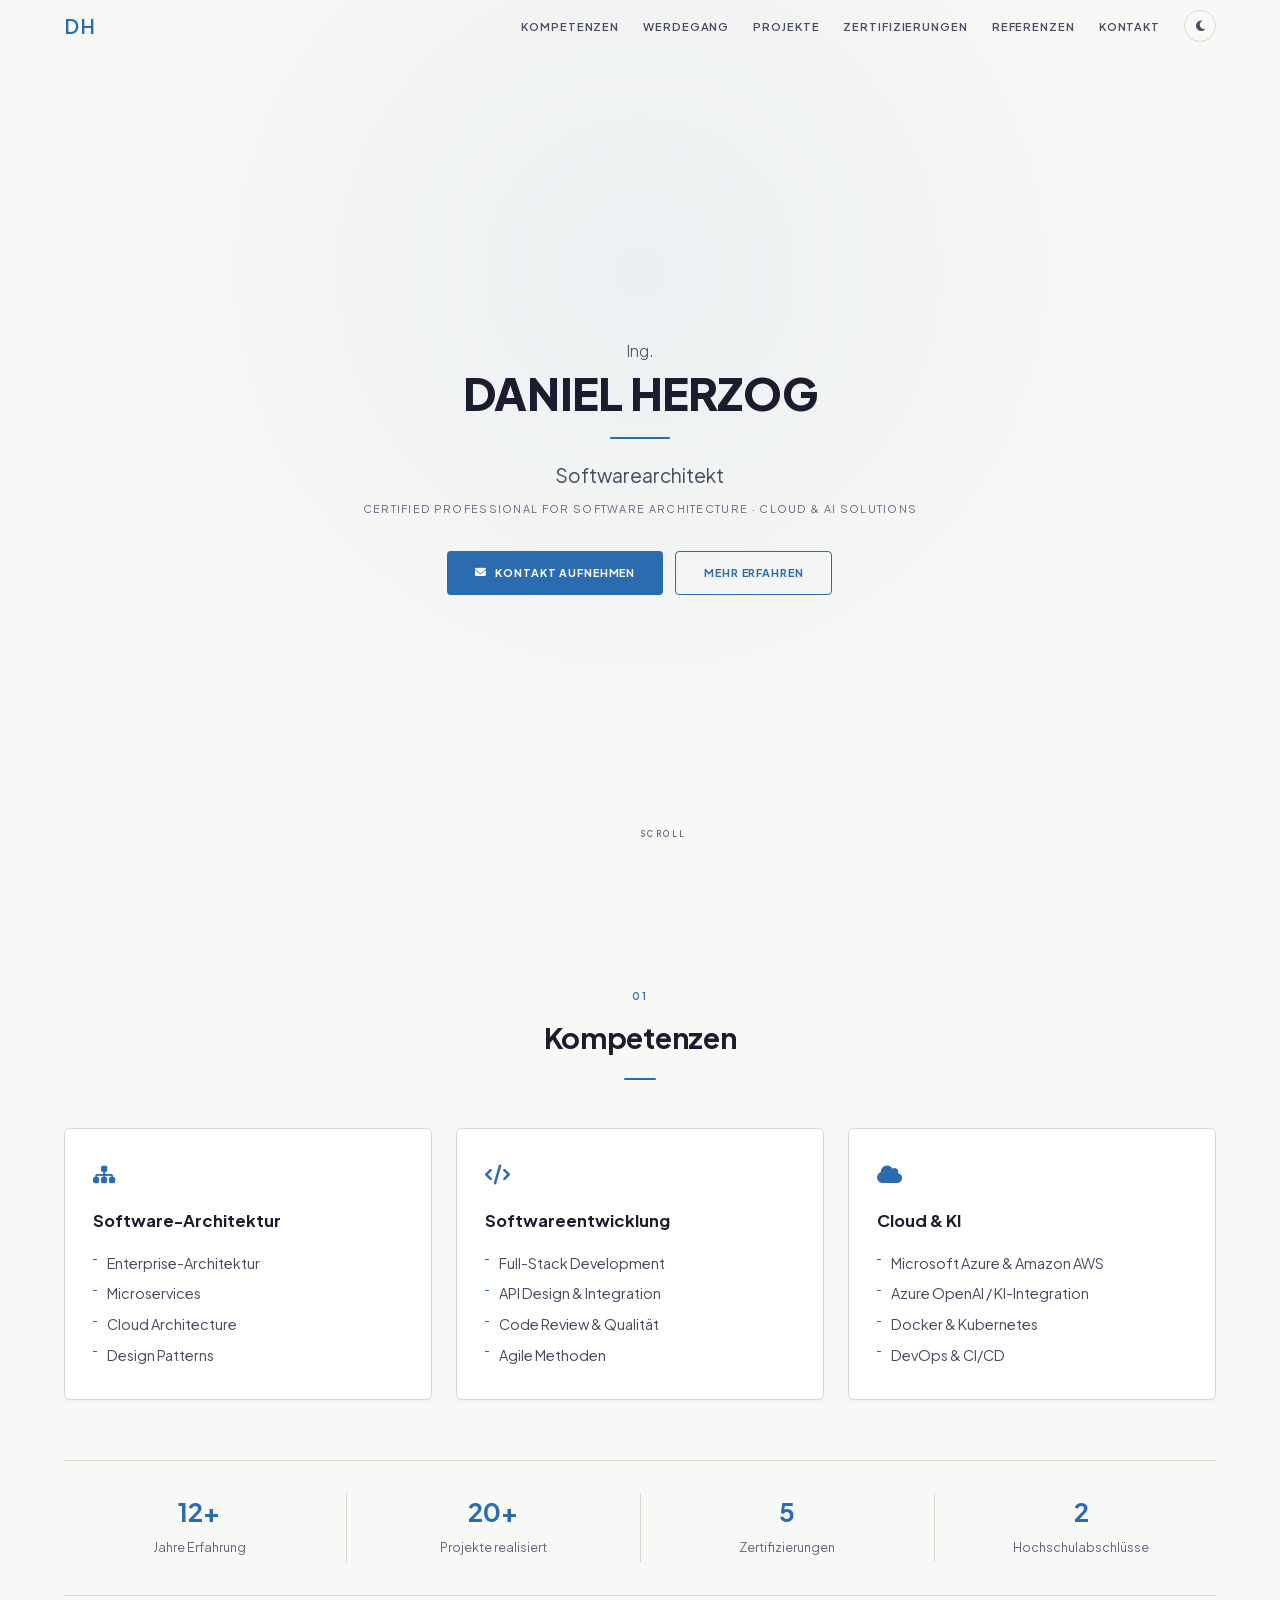
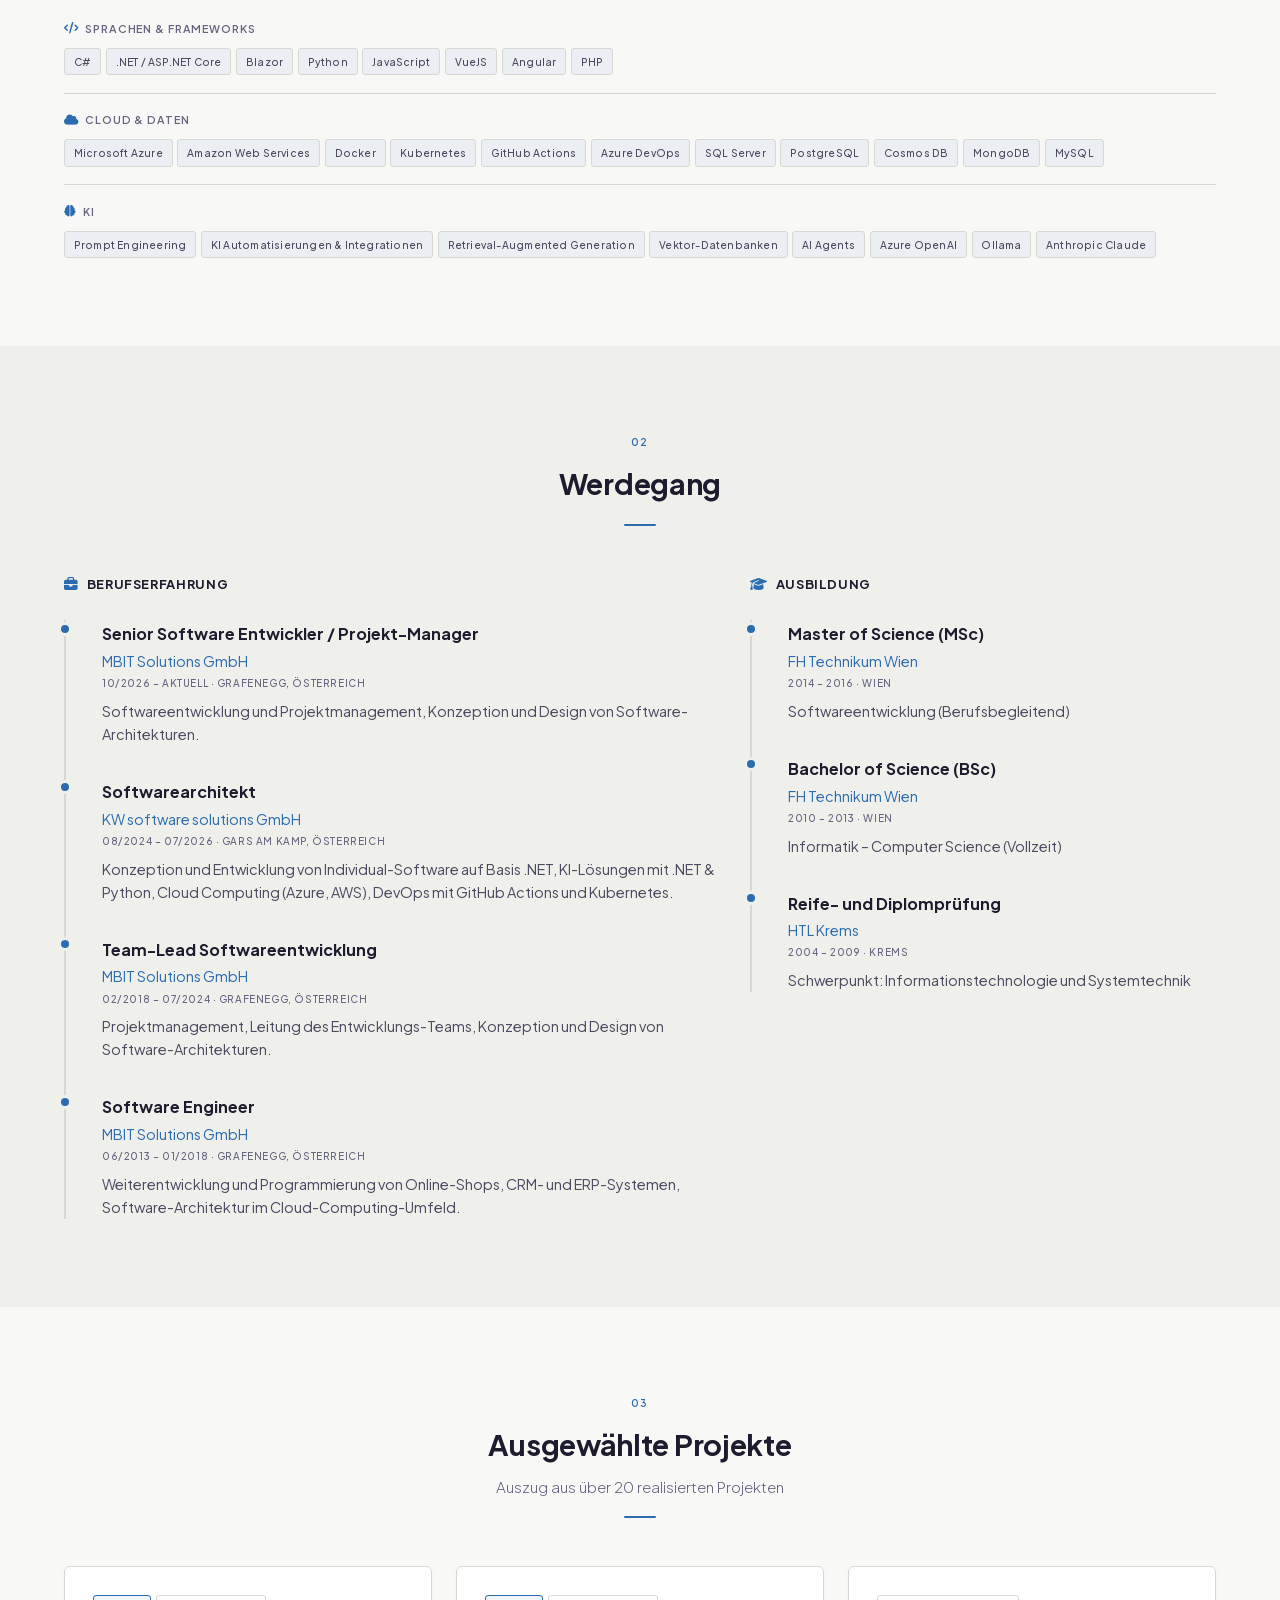
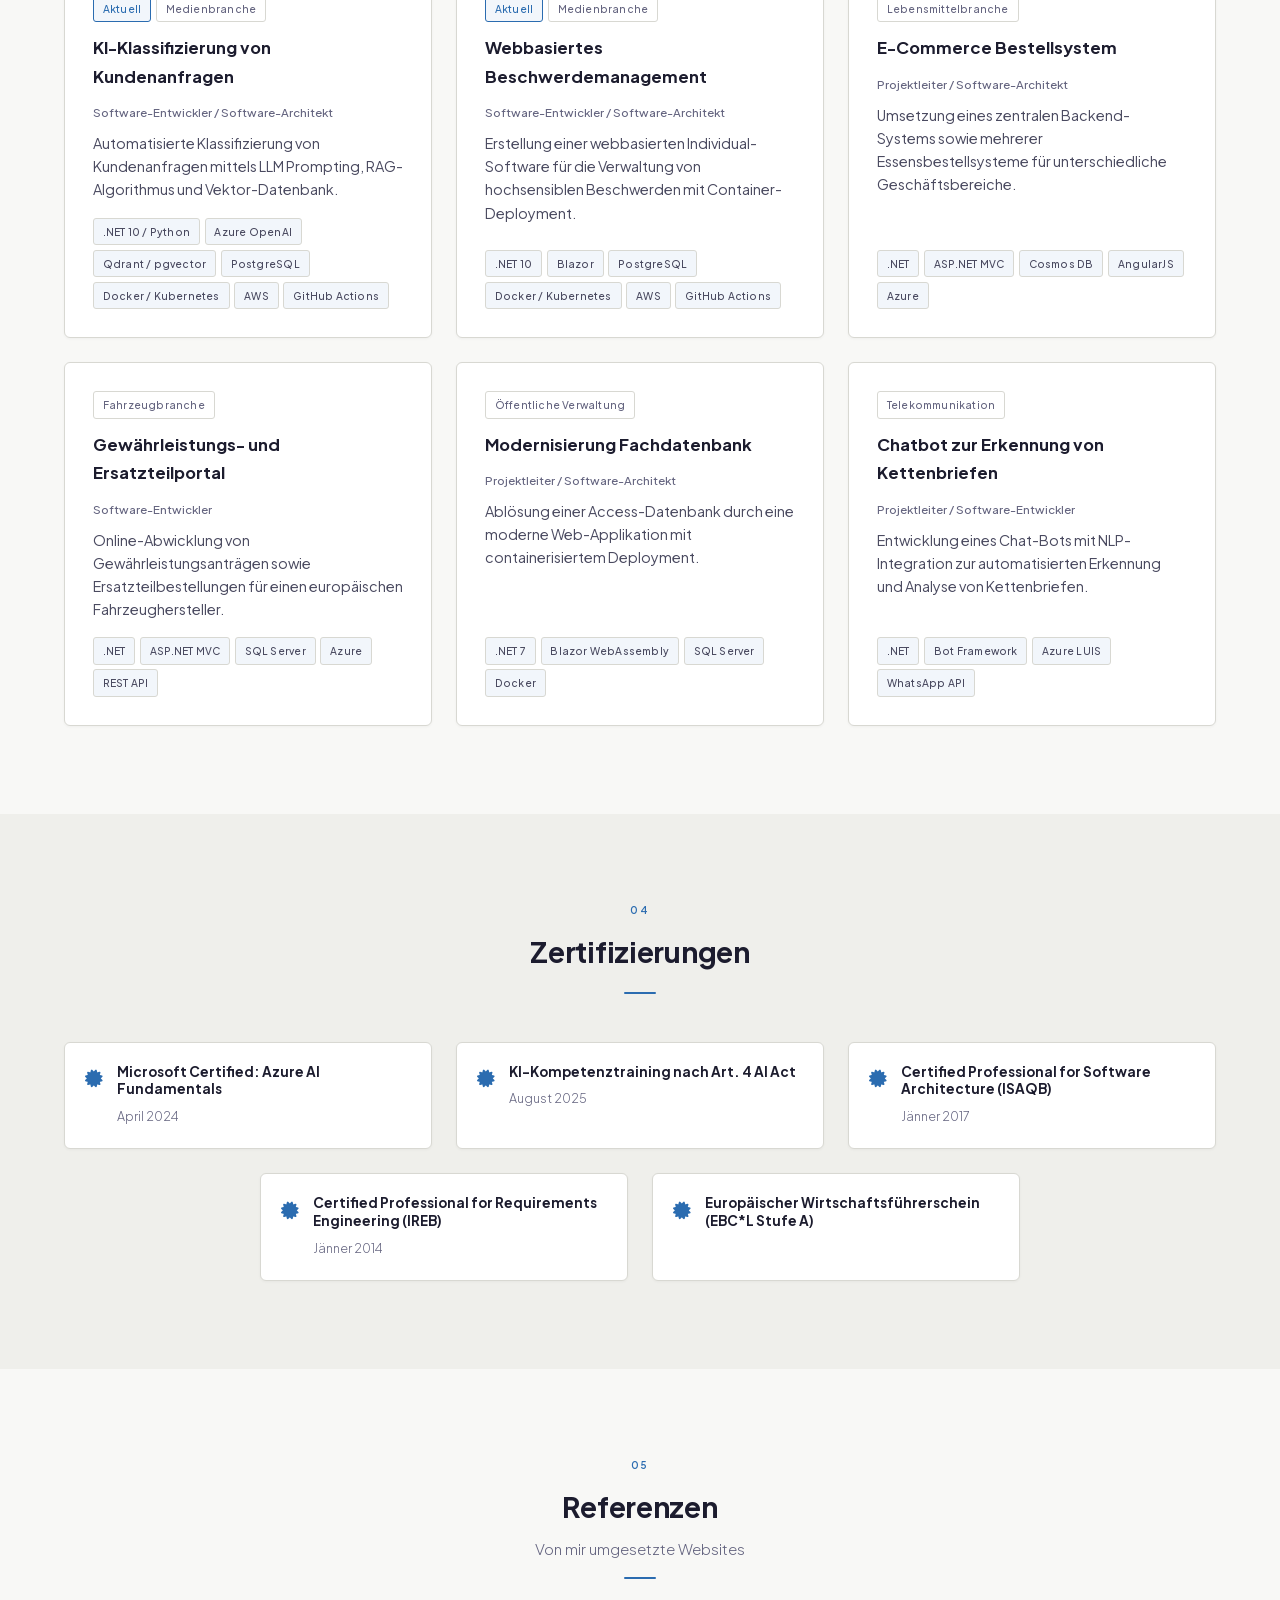
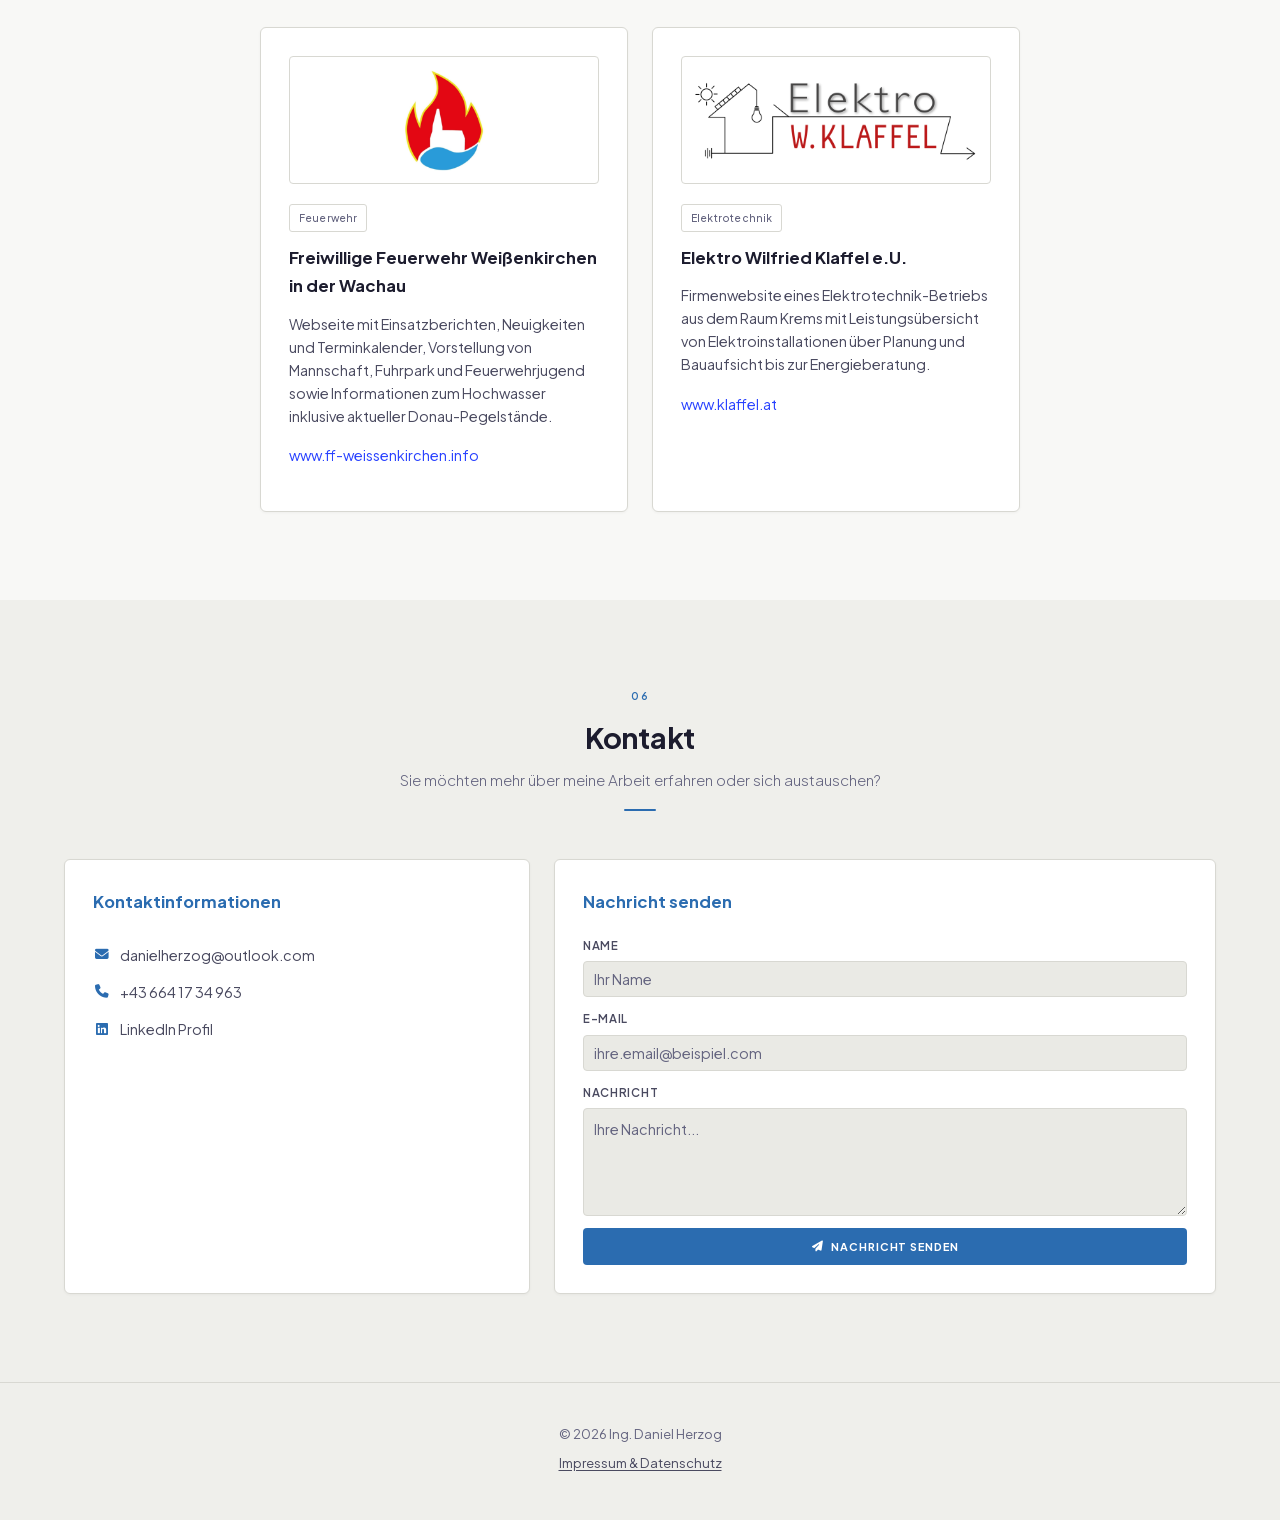
<file: index.html>
<!doctype html>
<html lang="de" data-theme="light">
  <head>
    <meta charset="UTF-8" />
    <meta name="viewport" content="width=device-width, initial-scale=1.0" />
    <title>Ing. Daniel Herzog, MSc – Softwarearchitekt | .NET, Cloud & KI</title>
    <meta
      name="description"
      content="Ing. Daniel Herzog, MSc – Softwarearchitekt mit über 12 Jahren Erfahrung in .NET, Cloud Computing (Azure, AWS), KI-Integration und Projektleitung in Österreich."
    />
    <meta name="keywords" content="Softwarearchitekt, Software Architekt, .NET, C#, Python, Azure, AWS, KI, AI, Cloud Computing, Österreich, Daniel Herzog" />
    <meta property="og:title" content="Ing. Daniel Herzog, MSc – Softwarearchitekt" />
    <meta property="og:description" content="Softwarearchitekt mit über 12 Jahren Erfahrung in .NET, Cloud Computing, KI-Integration und Projektleitung." />
    <meta property="og:type" content="profile" />
    <meta property="og:locale" content="de_AT" />
    <meta name="robots" content="index, follow" />
    <meta name="googlebot" content="index, follow" />

    <!-- AI crawler directives -->
    <meta name="robots" content="noai, noimageai" />
    <meta name="CCBot" content="nofollow" />
    <meta name="GPTBot" content="noindex, nofollow" />
    <meta name="Google-Extended" content="noindex, nofollow" />
    <meta name="anthropic-index" content="disallow" />
    <meta name="PerplexityBot" content="noindex, nofollow" />
    <meta name="Bytespider" content="noindex, nofollow" />
    <meta name="Applebot-Extended" content="noindex, nofollow" />
    <meta name="cohere-ai" content="noindex, nofollow" />
    <meta name="FacebookBot" content="noindex, nofollow" />

    <link rel="canonical" href="https://danielherzog.at/" />
    <link rel="icon" type="image/svg+xml" href="favicon.svg" />

    <script>
      (function () {
        var t = localStorage.getItem("theme");
        if (!t) t = window.matchMedia("(prefers-color-scheme: dark)").matches ? "dark" : "light";
        document.documentElement.setAttribute("data-theme", t);
      })();
    </script>

    <link rel="stylesheet" href="css/fonts.css" />
    <link rel="stylesheet" href="css/bulma.min.css" />
    <link rel="stylesheet" href="css/fontawesome.min.css" />
    <link rel="stylesheet" href="style.css" />

    <noscript>
      <style>
        .reveal,
        .reveal-stagger .reveal-child {
          opacity: 1 !important;
          transform: none !important;
        }
      </style>
    </noscript>

    <script type="application/ld+json">
      {
        "@context": "https://schema.org",
        "@type": "Person",
        "name": "Ing. Daniel Herzog, MSc",
        "jobTitle": "Softwarearchitekt",
        "email": "danielherzog@outlook.com",
        "telephone": "+436641734963",
        "url": "https://danielherzog.at",
        "sameAs": ["https://www.linkedin.com/in/daniel-herzog-7ab400106/"],
        "knowsAbout": ["Software Architecture", "Cloud Computing", "Artificial Intelligence", ".NET", "C#", "Python", "Microsoft Azure", "Amazon AWS"],
        "alumniOf": [
          { "@type": "EducationalOrganization", "name": "Fachhochschule Technikum Wien" },
          { "@type": "EducationalOrganization", "name": "HTL Krems" }
        ]
      }
    </script>
    <script defer src="https://analytics.danielherzog.at/script.js" data-website-id="e553790c-757b-4ec5-94de-800939ea4d16"></script>
  </head>

  <body>
    <a href="#main-content" class="skip-link">Zum Inhalt springen</a>

    <!-- Navigation -->
    <div class="site-nav" role="banner">
      <nav class="navbar" role="navigation" aria-label="Hauptnavigation">
        <div class="container">
          <div class="navbar-brand">
            <a class="navbar-item" href="#home" aria-label="Startseite">
              <strong>DH</strong>
            </a>
            <a role="button" class="navbar-burger" aria-label="Menü öffnen" aria-expanded="false" data-target="navMenu">
              <span aria-hidden="true"></span>
              <span aria-hidden="true"></span>
              <span aria-hidden="true"></span>
              <span aria-hidden="true"></span>
            </a>
          </div>
          <div id="navMenu" class="navbar-menu">
            <div class="navbar-end">
              <a class="navbar-item" href="#kompetenzen">Kompetenzen</a>
              <a class="navbar-item" href="#werdegang">Werdegang</a>
              <a class="navbar-item" href="#projekte">Projekte</a>
              <a class="navbar-item" href="#zertifizierungen">Zertifizierungen</a>
              <a class="navbar-item" href="#referenzen">Referenzen</a>
              <a class="navbar-item" href="#kontakt">Kontakt</a>
              <div class="navbar-item">
                <button class="theme-toggle" type="button" aria-label="Farbschema wechseln">
                  <i class="fas fa-sun" aria-hidden="true"></i>
                  <i class="fas fa-moon" aria-hidden="true"></i>
                </button>
              </div>
            </div>
          </div>
        </div>
      </nav>
    </div>

    <!-- Hero -->
    <section id="home" class="hero-section" aria-label="Einführung">
      <div class="hero-content">
        <p class="hero-prefix">Ing.</p>
        <h1 class="hero-name">Daniel Herzog</h1>
        <div class="hero-line" aria-hidden="true"></div>
        <p class="hero-role">Softwarearchitekt</p>
        <p class="hero-tagline">Certified Professional for Software Architecture · Cloud & AI Solutions</p>
        <div class="hero-actions">
          <a href="#kontakt" class="btn btn-primary">
            <i class="fas fa-envelope" aria-hidden="true"></i>
            <span>Kontakt aufnehmen</span>
          </a>
          <a href="#kompetenzen" class="btn btn-outline">
            <span>Mehr erfahren</span>
          </a>
        </div>
      </div>
      <div class="scroll-hint" aria-hidden="true">
        <span>Scroll</span>
        <div class="scroll-hint-line"></div>
      </div>
    </section>

    <main id="main-content">
      <!-- Kompetenzen -->
      <section id="kompetenzen" class="content-section" aria-labelledby="kompetenzen-title">
        <div class="container">
          <div class="section-header reveal">
            <span class="section-number">01</span>
            <h2 class="section-title" id="kompetenzen-title">Kompetenzen</h2>
            <div class="section-divider" aria-hidden="true"></div>
          </div>

          <div class="columns is-multiline reveal-stagger reveal">
            <div class="column is-4 reveal-child">
              <div class="card-refined">
                <div class="card-icon" aria-hidden="true"><i class="fas fa-sitemap"></i></div>
                <h3>Software-Architektur</h3>
                <ul class="card-list">
                  <li>Enterprise-Architektur</li>
                  <li>Microservices</li>
                  <li>Cloud Architecture</li>
                  <li>Design Patterns</li>
                </ul>
              </div>
            </div>

            <div class="column is-4 reveal-child">
              <div class="card-refined">
                <div class="card-icon" aria-hidden="true"><i class="fas fa-code"></i></div>
                <h3>Softwareentwicklung</h3>
                <ul class="card-list">
                  <li>Full-Stack Development</li>
                  <li>API Design & Integration</li>
                  <li>Code Review & Qualität</li>
                  <li>Agile Methoden</li>
                </ul>
              </div>
            </div>

            <div class="column is-4 reveal-child">
              <div class="card-refined">
                <div class="card-icon" aria-hidden="true"><i class="fas fa-cloud"></i></div>
                <h3>Cloud & KI</h3>
                <ul class="card-list">
                  <li>Microsoft Azure & Amazon AWS</li>
                  <li>Azure OpenAI / KI-Integration</li>
                  <li>Docker & Kubernetes</li>
                  <li>DevOps & CI/CD</li>
                </ul>
              </div>
            </div>
          </div>

          <!-- Stats -->
          <div class="stats-band reveal">
            <div class="columns is-mobile">
              <div class="column stat-item">
                <span class="stat-number">12+</span>
                <span class="stat-label">Jahre Erfahrung</span>
              </div>
              <div class="column stat-item">
                <span class="stat-number">20+</span>
                <span class="stat-label">Projekte realisiert</span>
              </div>
              <div class="column stat-item">
                <span class="stat-number">5</span>
                <span class="stat-label">Zertifizierungen</span>
              </div>
              <div class="column stat-item">
                <span class="stat-number">2</span>
                <span class="stat-label">Hochschulabschlüsse</span>
              </div>
            </div>
          </div>

          <!-- Technologien — merged into 3 groups -->
          <div class="mt-5 reveal">
            <div class="tech-row">
              <h4><i class="fas fa-code" aria-hidden="true"></i> Sprachen & Frameworks</h4>
              <div class="tech-tags">
                <span class="tag-refined">C#</span>
                <span class="tag-refined">.NET / ASP.NET Core</span>
                <span class="tag-refined">Blazor</span>
                <span class="tag-refined">Python</span>
                <span class="tag-refined">JavaScript</span>
                <span class="tag-refined">VueJS</span>
                <span class="tag-refined">Angular</span>
                <span class="tag-refined">PHP</span>
              </div>
            </div>
            <div class="tech-row">
              <h4><i class="fas fa-cloud" aria-hidden="true"></i> Cloud & Daten</h4>
              <div class="tech-tags">
                <span class="tag-refined">Microsoft Azure</span>
                <span class="tag-refined">Amazon Web Services</span>
                <span class="tag-refined">Docker</span>
                <span class="tag-refined">Kubernetes</span>
                <span class="tag-refined">GitHub Actions</span>
                <span class="tag-refined">Azure DevOps</span>
                <span class="tag-refined">SQL Server</span>
                <span class="tag-refined">PostgreSQL</span>
                <span class="tag-refined">Cosmos DB</span>
                <span class="tag-refined">MongoDB</span>
                <span class="tag-refined">MySQL</span>
              </div>
            </div>
            <div class="tech-row">
              <h4><i class="fas fa-brain" aria-hidden="true"></i> KI</h4>
              <div class="tech-tags">
                <span class="tag-refined">Prompt Engineering</span>
                <span class="tag-refined">KI Automatisierungen & Integrationen</span>
                <span class="tag-refined">Retrieval-Augmented Generation</span>
                <span class="tag-refined">Vektor-Datenbanken</span>
                <span class="tag-refined">AI Agents</span>
                <span class="tag-refined">Azure OpenAI</span>
                <span class="tag-refined">Ollama</span>
                <span class="tag-refined">Anthropic Claude</span>
              </div>
            </div>
          </div>
        </div>
      </section>

      <!-- Werdegang -->
      <section id="werdegang" class="content-section alt-bg" aria-labelledby="werdegang-title">
        <div class="container">
          <div class="section-header reveal">
            <span class="section-number">02</span>
            <h2 class="section-title" id="werdegang-title">Werdegang</h2>
            <div class="section-divider" aria-hidden="true"></div>
          </div>

          <div class="columns">
            <div class="column is-7 reveal timeline-section">
              <h3><i class="fas fa-briefcase" aria-hidden="true"></i> Berufserfahrung</h3>
              <div class="timeline-dark">
                <div class="timeline-entry">
                  <div class="timeline-dot" aria-hidden="true"></div>
                  <p class="entry-title">Senior Software Entwickler / Projekt-Manager</p>
                  <p class="entry-company">MBIT Solutions GmbH</p>
                  <p class="entry-date">10/2026 – aktuell · Grafenegg, Österreich</p>
                  <p class="entry-desc">Softwareentwicklung und Projektmanagement, Konzeption und Design von Software-Architekturen.</p>
                </div>

                <div class="timeline-entry">
                  <div class="timeline-dot" aria-hidden="true"></div>
                  <p class="entry-title">Softwarearchitekt</p>
                  <p class="entry-company">KW software solutions GmbH</p>
                  <p class="entry-date">08/2024 – 07/2026 · Gars am Kamp, Österreich</p>
                  <p class="entry-desc">
                    Konzeption und Entwicklung von Individual-Software auf Basis .NET, KI-Lösungen mit .NET & Python, Cloud Computing (Azure, AWS), DevOps mit GitHub Actions und
                    Kubernetes.
                  </p>
                </div>

                <div class="timeline-entry">
                  <div class="timeline-dot" aria-hidden="true"></div>
                  <p class="entry-title">Team-Lead Softwareentwicklung</p>
                  <p class="entry-company">MBIT Solutions GmbH</p>
                  <p class="entry-date">02/2018 – 07/2024 · Grafenegg, Österreich</p>
                  <p class="entry-desc">Projektmanagement, Leitung des Entwicklungs-Teams, Konzeption und Design von Software-Architekturen.</p>
                </div>

                <div class="timeline-entry">
                  <div class="timeline-dot" aria-hidden="true"></div>
                  <p class="entry-title">Software Engineer</p>
                  <p class="entry-company">MBIT Solutions GmbH</p>
                  <p class="entry-date">06/2013 – 01/2018 · Grafenegg, Österreich</p>
                  <p class="entry-desc">Weiterentwicklung und Programmierung von Online-Shops, CRM- und ERP-Systemen, Software-Architektur im Cloud-Computing-Umfeld.</p>
                </div>
              </div>
            </div>

            <div class="column is-5 reveal timeline-section">
              <h3><i class="fas fa-graduation-cap" aria-hidden="true"></i> Ausbildung</h3>
              <div class="timeline-dark">
                <div class="timeline-entry">
                  <div class="timeline-dot" aria-hidden="true"></div>
                  <p class="entry-title">Master of Science (MSc)</p>
                  <p class="entry-company">FH Technikum Wien</p>
                  <p class="entry-date">2014 – 2016 · Wien</p>
                  <p class="entry-desc">Softwareentwicklung (Berufsbegleitend)</p>
                </div>

                <div class="timeline-entry">
                  <div class="timeline-dot" aria-hidden="true"></div>
                  <p class="entry-title">Bachelor of Science (BSc)</p>
                  <p class="entry-company">FH Technikum Wien</p>
                  <p class="entry-date">2010 – 2013 · Wien</p>
                  <p class="entry-desc">Informatik – Computer Science (Vollzeit)</p>
                </div>

                <div class="timeline-entry">
                  <div class="timeline-dot" aria-hidden="true"></div>
                  <p class="entry-title">Reife- und Diplomprüfung</p>
                  <p class="entry-company">HTL Krems</p>
                  <p class="entry-date">2004 – 2009 · Krems</p>
                  <p class="entry-desc">Schwerpunkt: Informationstechnologie und Systemtechnik</p>
                </div>
              </div>
            </div>
          </div>
        </div>
      </section>

      <!-- Projekte -->
      <section id="projekte" class="content-section" aria-labelledby="projekte-title">
        <div class="container">
          <div class="section-header reveal">
            <span class="section-number">03</span>
            <h2 class="section-title" id="projekte-title">Ausgewählte Projekte</h2>
            <p class="section-subtitle">Auszug aus über 20 realisierten Projekten</p>
            <div class="section-divider" aria-hidden="true"></div>
          </div>

          <div class="columns is-multiline reveal-stagger reveal">
            <div class="column is-4 reveal-child">
              <div class="card-refined">
                <div class="project-tags">
                  <span class="tag-refined tag-accent">Aktuell</span>
                  <span class="tag-refined tag-muted">Medienbranche</span>
                </div>
                <h3>KI-Klassifizierung von Kundenanfragen</h3>
                <p class="project-role">Software-Entwickler / Software-Architekt</p>
                <p class="project-desc">Automatisierte Klassifizierung von Kundenanfragen mittels LLM Prompting, RAG-Algorithmus und Vektor-Datenbank.</p>
                <div class="project-tech">
                  <span class="tag-refined">.NET 10 / Python</span>
                  <span class="tag-refined">Azure OpenAI</span>
                  <span class="tag-refined">Qdrant / pgvector</span>
                  <span class="tag-refined">PostgreSQL</span>
                  <span class="tag-refined">Docker / Kubernetes</span>
                  <span class="tag-refined">AWS</span>
                  <span class="tag-refined">GitHub Actions</span>
                </div>
              </div>
            </div>

            <div class="column is-4 reveal-child">
              <div class="card-refined">
                <div class="project-tags">
                  <span class="tag-refined tag-accent">Aktuell</span>
                  <span class="tag-refined tag-muted">Medienbranche</span>
                </div>
                <h3>Webbasiertes Beschwerdemanagement</h3>
                <p class="project-role">Software-Entwickler / Software-Architekt</p>
                <p class="project-desc">Erstellung einer webbasierten Individual-Software für die Verwaltung von hochsensiblen Beschwerden mit Container-Deployment.</p>
                <div class="project-tech">
                  <span class="tag-refined">.NET 10</span>
                  <span class="tag-refined">Blazor</span>
                  <span class="tag-refined">PostgreSQL</span>
                  <span class="tag-refined">Docker / Kubernetes</span>
                  <span class="tag-refined">AWS</span>
                  <span class="tag-refined">GitHub Actions</span>
                </div>
              </div>
            </div>

            <div class="column is-4 reveal-child">
              <div class="card-refined">
                <div class="project-tags">
                  <span class="tag-refined tag-muted">Lebensmittelbranche</span>
                </div>
                <h3>E-Commerce Bestellsystem</h3>
                <p class="project-role">Projektleiter / Software-Architekt</p>
                <p class="project-desc">Umsetzung eines zentralen Backend-Systems sowie mehrerer Essensbestellsysteme für unterschiedliche Geschäftsbereiche.</p>
                <div class="project-tech">
                  <span class="tag-refined">.NET</span>
                  <span class="tag-refined">ASP.NET MVC</span>
                  <span class="tag-refined">Cosmos DB</span>
                  <span class="tag-refined">AngularJS</span>
                  <span class="tag-refined">Azure</span>
                </div>
              </div>
            </div>

            <div class="column is-4 reveal-child">
              <div class="card-refined">
                <div class="project-tags">
                  <span class="tag-refined tag-muted">Fahrzeugbranche</span>
                </div>
                <h3>Gewährleistungs- und Ersatzteilportal</h3>
                <p class="project-role">Software-Entwickler</p>
                <p class="project-desc">Online-Abwicklung von Gewährleistungsanträgen sowie Ersatzteilbestellungen für einen europäischen Fahrzeughersteller.</p>
                <div class="project-tech">
                  <span class="tag-refined">.NET</span>
                  <span class="tag-refined">ASP.NET MVC</span>
                  <span class="tag-refined">SQL Server</span>
                  <span class="tag-refined">Azure</span>
                  <span class="tag-refined">REST API</span>
                </div>
              </div>
            </div>

            <div class="column is-4 reveal-child">
              <div class="card-refined">
                <div class="project-tags">
                  <span class="tag-refined tag-muted">Öffentliche Verwaltung</span>
                </div>
                <h3>Modernisierung Fachdatenbank</h3>
                <p class="project-role">Projektleiter / Software-Architekt</p>
                <p class="project-desc">Ablösung einer Access-Datenbank durch eine moderne Web-Applikation mit containerisiertem Deployment.</p>
                <div class="project-tech">
                  <span class="tag-refined">.NET 7</span>
                  <span class="tag-refined">Blazor WebAssembly</span>
                  <span class="tag-refined">SQL Server</span>
                  <span class="tag-refined">Docker</span>
                </div>
              </div>
            </div>

            <div class="column is-4 reveal-child">
              <div class="card-refined">
                <div class="project-tags">
                  <span class="tag-refined tag-muted">Telekommunikation</span>
                </div>
                <h3>Chatbot zur Erkennung von Kettenbriefen</h3>
                <p class="project-role">Projektleiter / Software-Entwickler</p>
                <p class="project-desc">Entwicklung eines Chat-Bots mit NLP-Integration zur automatisierten Erkennung und Analyse von Kettenbriefen.</p>
                <div class="project-tech">
                  <span class="tag-refined">.NET</span>
                  <span class="tag-refined">Bot Framework</span>
                  <span class="tag-refined">Azure LUIS</span>
                  <span class="tag-refined">WhatsApp API</span>
                </div>
              </div>
            </div>
          </div>
        </div>
      </section>

      <!-- Zertifizierungen -->
      <section id="zertifizierungen" class="content-section alt-bg" aria-labelledby="zertifizierungen-title">
        <div class="container">
          <div class="section-header reveal">
            <span class="section-number">04</span>
            <h2 class="section-title" id="zertifizierungen-title">Zertifizierungen</h2>
            <div class="section-divider" aria-hidden="true"></div>
          </div>

          <div class="columns is-multiline is-centered reveal-stagger reveal">
            <div class="column is-4 reveal-child">
              <div class="cert-card">
                <div class="cert-icon" aria-hidden="true"><i class="fas fa-certificate"></i></div>
                <div>
                  <h3>Microsoft Certified: Azure AI Fundamentals</h3>
                  <span class="cert-date">April 2024</span>
                </div>
              </div>
            </div>

            <div class="column is-4 reveal-child">
              <div class="cert-card">
                <div class="cert-icon" aria-hidden="true"><i class="fas fa-certificate"></i></div>
                <div>
                  <h3>KI-Kompetenztraining nach Art. 4 AI Act</h3>
                  <span class="cert-date">August 2025</span>
                </div>
              </div>
            </div>

            <div class="column is-4 reveal-child">
              <div class="cert-card">
                <div class="cert-icon" aria-hidden="true"><i class="fas fa-certificate"></i></div>
                <div>
                  <h3>Certified Professional for Software Architecture (ISAQB)</h3>
                  <span class="cert-date">Jänner 2017</span>
                </div>
              </div>
            </div>

            <div class="column is-4 reveal-child">
              <div class="cert-card">
                <div class="cert-icon" aria-hidden="true"><i class="fas fa-certificate"></i></div>
                <div>
                  <h3>Certified Professional for Requirements Engineering (IREB)</h3>
                  <span class="cert-date">Jänner 2014</span>
                </div>
              </div>
            </div>

            <div class="column is-4 reveal-child">
              <div class="cert-card">
                <div class="cert-icon" aria-hidden="true"><i class="fas fa-certificate"></i></div>
                <div>
                  <h3>Europäischer Wirtschaftsführerschein (EBC*L Stufe A)</h3>
                  <span class="cert-date"></span>
                </div>
              </div>
            </div>
          </div>
        </div>
      </section>

      <!-- Referenzen -->
      <section id="referenzen" class="content-section" aria-labelledby="referenzen-title">
        <div class="container">
          <div class="section-header reveal">
            <span class="section-number">05</span>
            <h2 class="section-title" id="referenzen-title">Referenzen</h2>
            <p class="section-subtitle">Von mir umgesetzte Websites</p>
            <div class="section-divider" aria-hidden="true"></div>
          </div>

          <div class="columns is-centered reveal-stagger reveal">
            <div class="column is-4 reveal-child">
              <div class="card-refined">
                <div class="ref-logo">
                  <img src="img/ref-ff-weissenkirchen.png" width="160" height="160" loading="lazy" alt="Logo der Freiwilligen Feuerwehr Weißenkirchen in der Wachau" />
                </div>
                <div class="project-tags">
                  <span class="tag-refined tag-muted">Feuerwehr</span>
                </div>
                <h3>Freiwillige Feuerwehr Weißenkirchen in der Wachau</h3>
                <p class="project-desc">
                  Webseite mit Einsatzberichten, Neuigkeiten und Terminkalender, Vorstellung von Mannschaft, Fuhrpark und
                  Feuerwehrjugend sowie Informationen zum Hochwasser inklusive aktueller Donau-Pegelstände.
                </p>
                <p class="project-desc">
                  <a href="https://www.ff-weissenkirchen.info" target="_blank" rel="noopener noreferrer">
                    www.ff-weissenkirchen.info<span class="is-sr-only"> (öffnet in neuem Tab)</span>
                  </a>
                </p>
              </div>
            </div>

            <div class="column is-4 reveal-child">
              <div class="card-refined">
                <div class="ref-logo">
                  <img src="img/ref-klaffel.png" width="800" height="242" loading="lazy" alt="Logo von Elektro W. Klaffel" />
                </div>
                <div class="project-tags">
                  <span class="tag-refined tag-muted">Elektrotechnik</span>
                </div>
                <h3>Elektro Wilfried Klaffel e.U.</h3>
                <p class="project-desc">
                  Firmenwebsite eines Elektrotechnik-Betriebs aus dem Raum Krems mit Leistungsübersicht von Elektroinstallationen
                  über Planung und Bauaufsicht bis zur Energieberatung.
                </p>
                <p class="project-desc">
                  <a href="https://www.klaffel.at" target="_blank" rel="noopener noreferrer">
                    www.klaffel.at<span class="is-sr-only"> (öffnet in neuem Tab)</span>
                  </a>
                </p>
              </div>
            </div>
          </div>
        </div>
      </section>

      <!-- Kontakt -->
      <section id="kontakt" class="content-section alt-bg" aria-labelledby="kontakt-title">
        <div class="container">
          <div class="section-header reveal">
            <span class="section-number">06</span>
            <h2 class="section-title" id="kontakt-title">Kontakt</h2>
            <p class="section-subtitle">Sie möchten mehr über meine Arbeit erfahren oder sich austauschen?</p>
            <div class="section-divider" aria-hidden="true"></div>
          </div>

          <div class="columns reveal">
            <div class="column is-5">
              <div class="contact-box">
                <h3>Kontaktinformationen</h3>
                <a href="mailto:danielherzog@outlook.com" class="contact-link">
                  <i class="fas fa-envelope" aria-hidden="true"></i>
                  <span>danielherzog@outlook.com</span>
                </a>
                <a href="tel:+436641734963" class="contact-link">
                  <i class="fas fa-phone" aria-hidden="true"></i>
                  <span>+43 664 17 34 963</span>
                </a>
                <a href="https://www.linkedin.com/in/daniel-herzog-7ab400106/" target="_blank" rel="noopener noreferrer" class="contact-link">
                  <i class="fab fa-linkedin" aria-hidden="true"></i>
                  <span>LinkedIn Profil</span>
                </a>
              </div>
            </div>

            <div class="column is-7">
              <div class="contact-box">
                <h3>Nachricht senden</h3>
                <form id="contact-form">
                  <div class="field">
                    <label class="label" for="name">Name</label>
                    <div class="control">
                      <input class="input dark-input" type="text" id="name" name="name" placeholder="Ihr Name" required autocomplete="name" />
                    </div>
                  </div>
                  <div class="field">
                    <label class="label" for="email">E-Mail</label>
                    <div class="control">
                      <input class="input dark-input" type="email" id="email" name="email" placeholder="ihre.email@beispiel.com" required autocomplete="email" />
                    </div>
                  </div>
                  <div class="field">
                    <label class="label" for="message">Nachricht</label>
                    <div class="control">
                      <textarea class="textarea dark-textarea" id="message" name="message" rows="4" placeholder="Ihre Nachricht..." required></textarea>
                    </div>
                  </div>
                  <div class="field">
                    <div class="control">
                      <button type="submit" class="btn btn-primary btn-fullwidth">
                        <i class="fas fa-paper-plane" aria-hidden="true"></i>
                        <span>Nachricht senden</span>
                      </button>
                    </div>
                  </div>
                </form>
                <div id="form-message" class="form-success" role="status" aria-live="polite">E-Mail-Programm wird geöffnet...</div>
              </div>
            </div>
          </div>
        </div>
      </section>
    </main>

    <!-- Footer -->
    <footer class="site-footer">
      <p>&copy; 2026 Ing. Daniel Herzog</p>
      <p><a href="impressum.html">Impressum & Datenschutz</a></p>
    </footer>

    <script>
      // Theme toggle
      document.querySelector(".theme-toggle").addEventListener("click", function () {
        var html = document.documentElement;
        html.classList.add("theme-transition");
        var isDark = html.getAttribute("data-theme") === "dark";
        html.setAttribute("data-theme", isDark ? "light" : "dark");
        localStorage.setItem("theme", isDark ? "light" : "dark");
        setTimeout(function () {
          html.classList.remove("theme-transition");
        }, 300);
      });

      // Navbar scroll effect
      var siteNav = document.querySelector(".site-nav");
      window.addEventListener("scroll", function () {
        siteNav.classList.toggle("scrolled", window.scrollY > 60);
      });

      // Navbar burger toggle
      document.addEventListener("DOMContentLoaded", function () {
        var burger = document.querySelector(".navbar-burger");
        var menu = document.getElementById(burger.dataset.target);

        burger.addEventListener("click", function () {
          var isActive = burger.classList.toggle("is-active");
          menu.classList.toggle("is-active");
          burger.setAttribute("aria-expanded", isActive);
          burger.setAttribute("aria-label", isActive ? "Menü schließen" : "Menü öffnen");
        });

        menu.querySelectorAll(".navbar-item:not(:has(.theme-toggle))").forEach(function (item) {
          item.addEventListener("click", function () {
            burger.classList.remove("is-active");
            menu.classList.remove("is-active");
            burger.setAttribute("aria-expanded", "false");
            burger.setAttribute("aria-label", "Menü öffnen");
          });
        });
      });

      // Contact form mailto handling
      document.getElementById("contact-form").addEventListener("submit", function (e) {
        e.preventDefault();

        var formData = new FormData(this);
        var name = formData.get("name");
        var email = formData.get("email");
        var message = formData.get("message");

        var subject = encodeURIComponent("Kontaktanfrage von " + name);
        var body = encodeURIComponent("Name: " + name + "\nE-Mail: " + email + "\n\nNachricht:\n" + message);
        window.location.href = "mailto:danielherzog@outlook.com?subject=" + subject + "&body=" + body;

        var msg = document.getElementById("form-message");
        msg.classList.add("show");
        this.reset();

        setTimeout(function () {
          msg.classList.remove("show");
        }, 5000);
      });

      // Scroll reveal animation
      var observer = new IntersectionObserver(
        function (entries) {
          entries.forEach(function (entry) {
            if (entry.isIntersecting) {
              entry.target.classList.add("visible");
            }
          });
        },
        { threshold: 0.1, rootMargin: "0px 0px -30px 0px" },
      );

      document.querySelectorAll(".reveal").forEach(function (el) {
        observer.observe(el);
      });
    </script>
  </body>
</html>
</file>
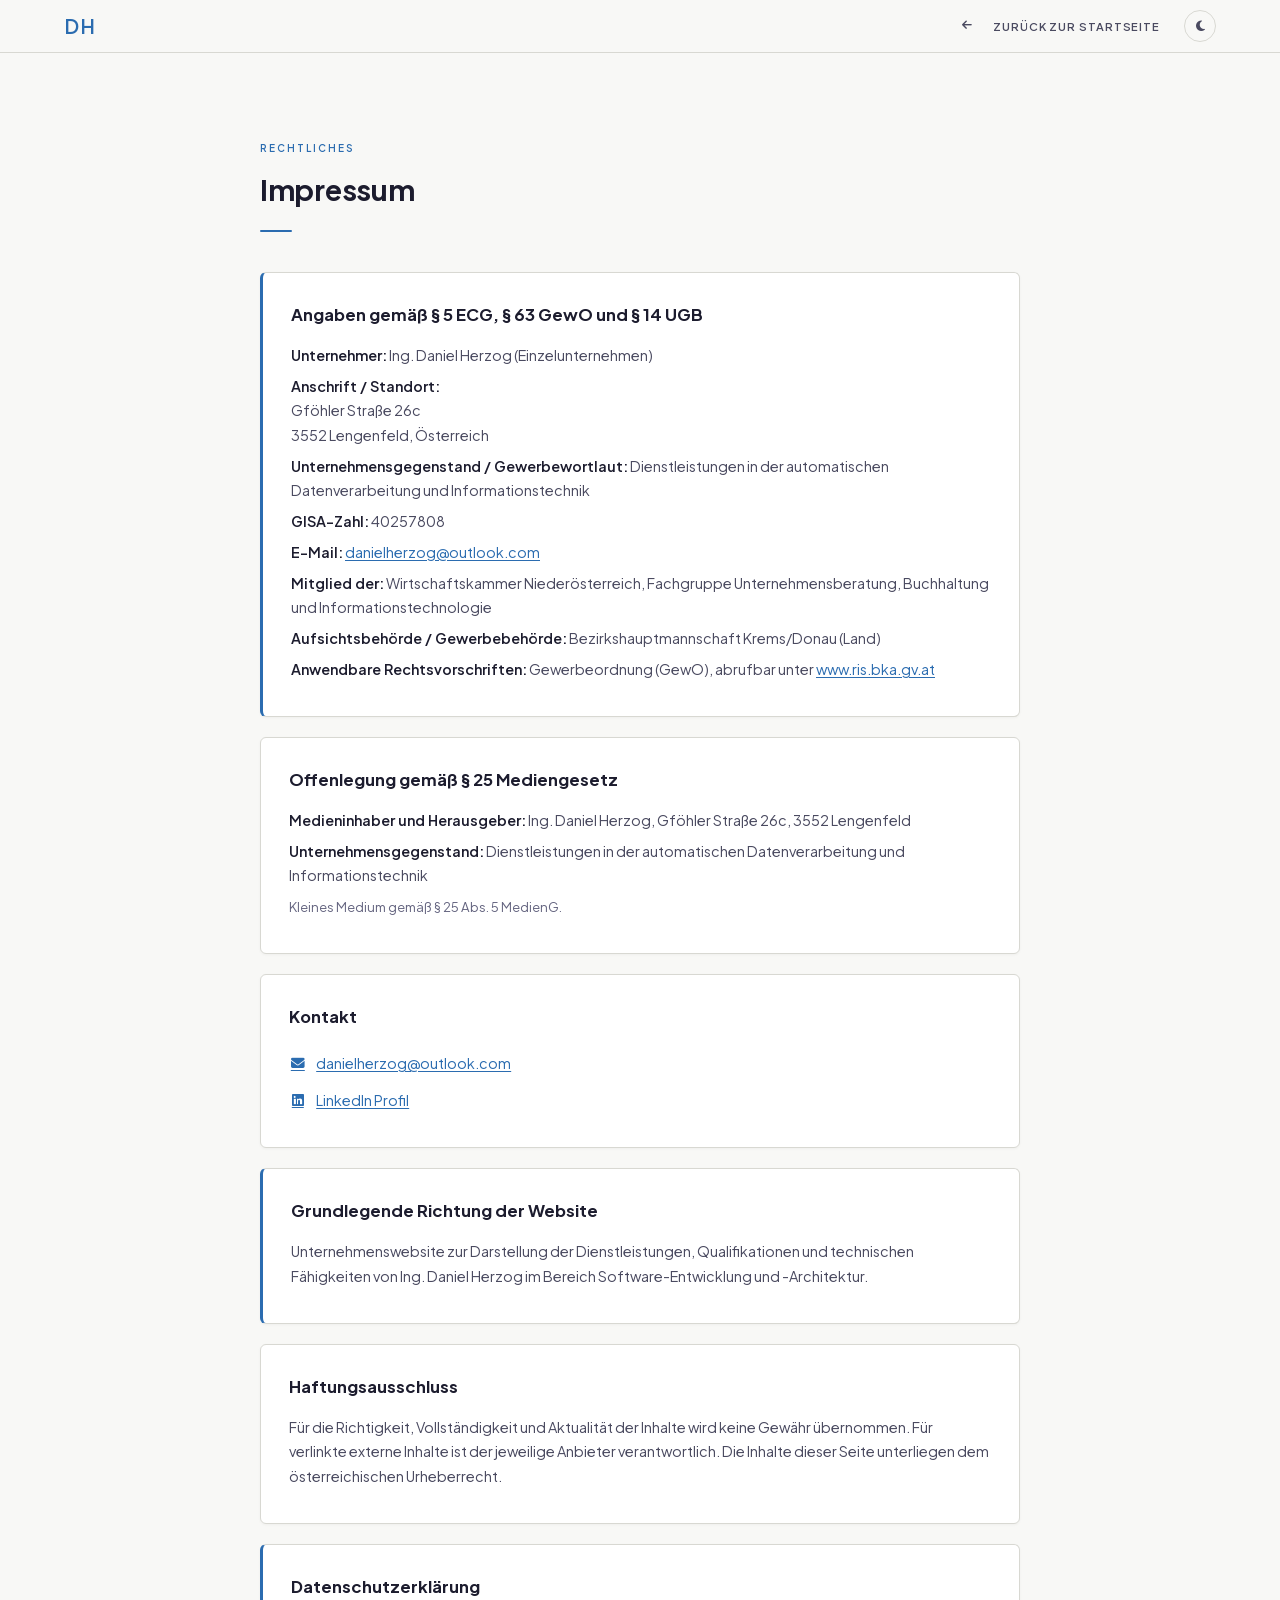
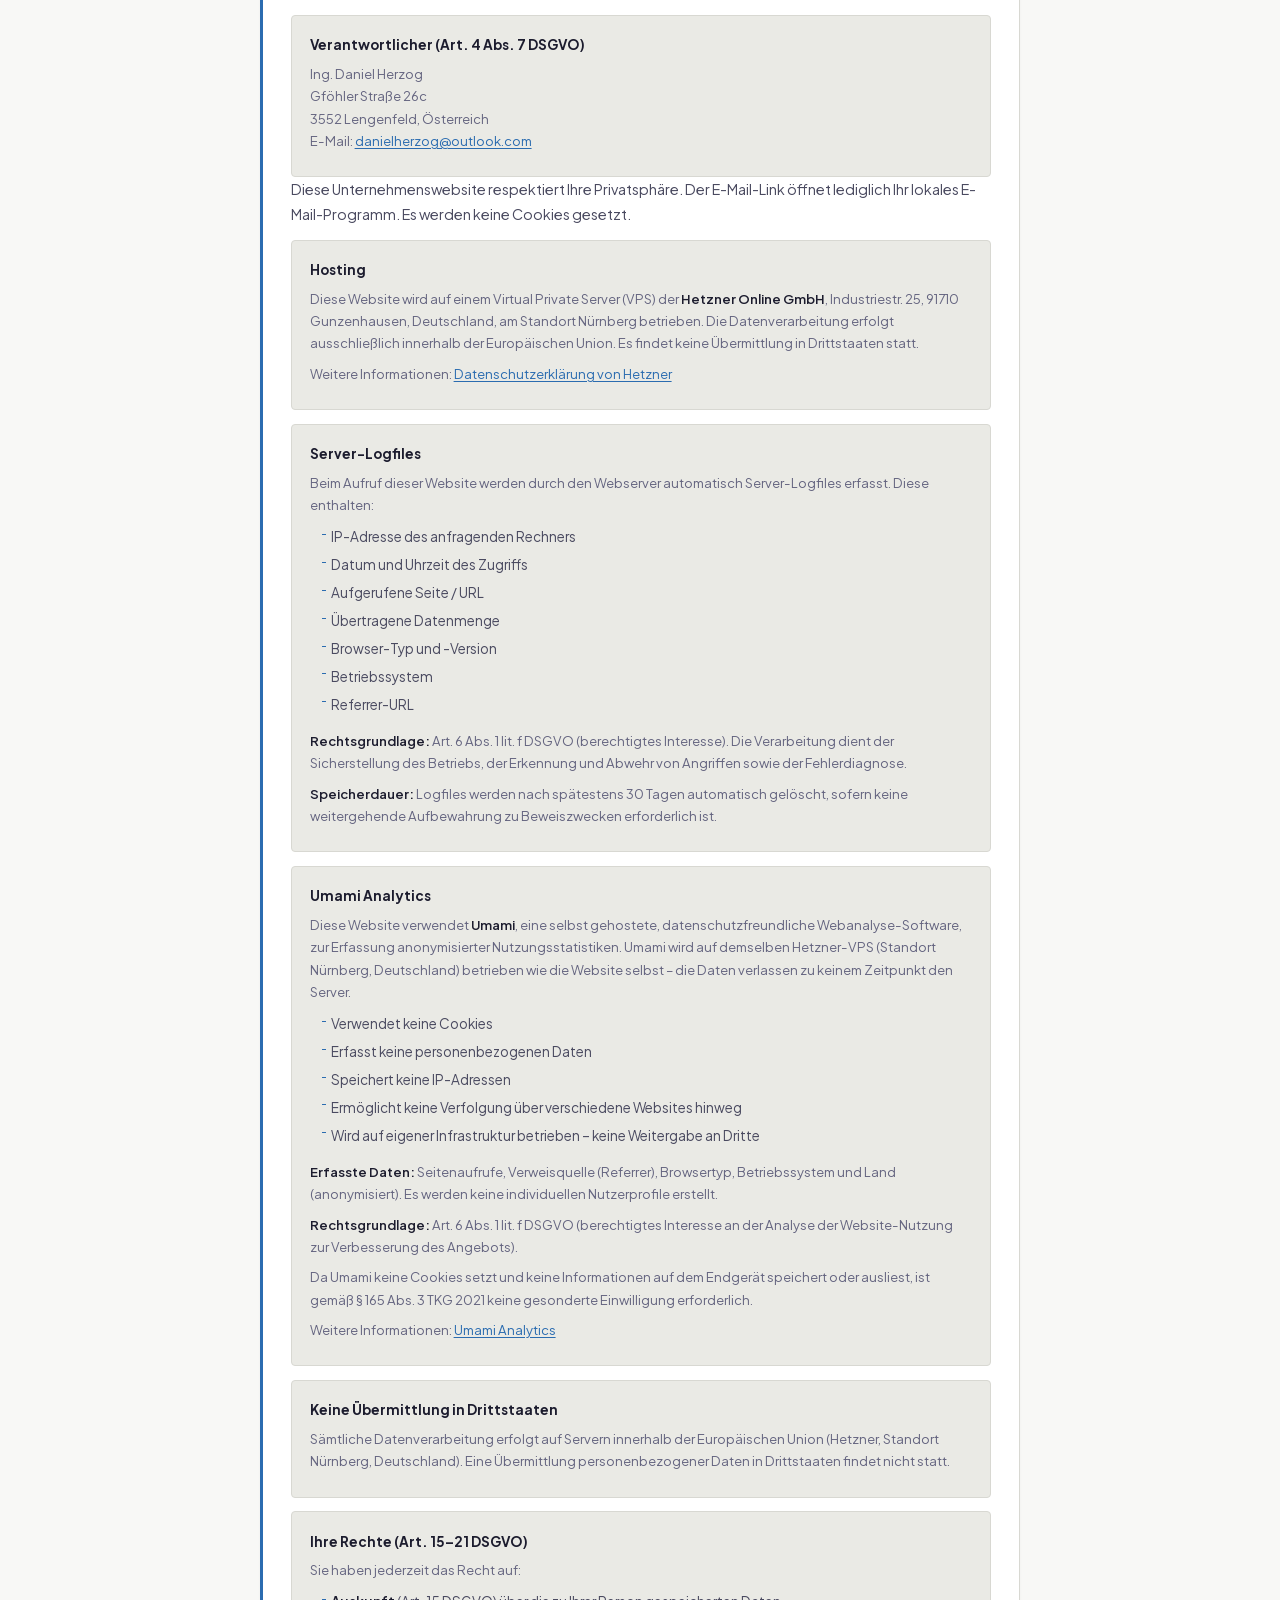
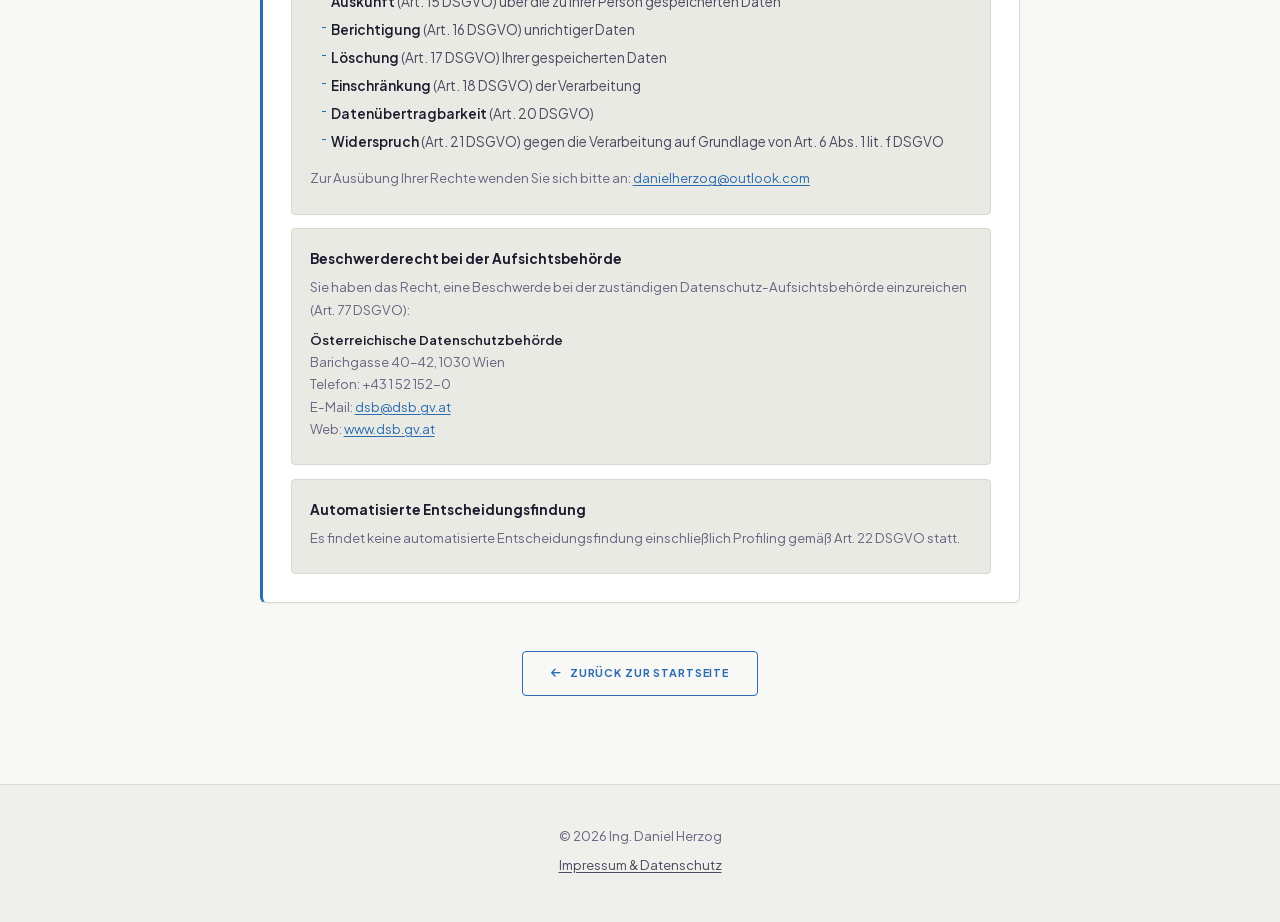
<file: impressum.html>
<!DOCTYPE html>
<html lang="de" data-theme="light">
  <head>
    <meta charset="UTF-8" />
    <meta name="viewport" content="width=device-width, initial-scale=1.0" />
    <title>Impressum – Ing. Daniel Herzog</title>
    <meta name="description" content="Impressum von Ing. Daniel Herzog, IT-Dienstleistungen und Softwarearchitektur, Lengenfeld, Österreich." />
    <meta name="robots" content="noindex, follow" />
    <link rel="icon" type="image/svg+xml" href="favicon.svg" />

    <script>
      (function () {
        var t = localStorage.getItem('theme');
        if (!t) t = window.matchMedia('(prefers-color-scheme: dark)').matches ? 'dark' : 'light';
        document.documentElement.setAttribute('data-theme', t);
      })();
    </script>

    <link rel="stylesheet" href="css/fonts.css" />
    <link rel="stylesheet" href="css/bulma.min.css" />
    <link rel="stylesheet" href="css/fontawesome.min.css" />
    <link rel="stylesheet" href="style.css" />
    <script defer src="https://analytics.danielherzog.at/script.js" data-website-id="e553790c-757b-4ec5-94de-800939ea4d16"></script>
  </head>

  <body>
    <a href="#main-content" class="skip-link">Zum Inhalt springen</a>

    <!-- Navigation -->
    <div class="site-nav scrolled" role="banner">
      <nav class="navbar" role="navigation" aria-label="Navigation">
        <div class="container">
          <div class="navbar-brand">
            <a class="navbar-item" href="index.html" aria-label="Startseite">
              <strong>DH</strong>
            </a>
          </div>
          <div class="navbar-menu">
            <div class="navbar-end">
              <a class="navbar-item" href="index.html">
                <i class="fas fa-arrow-left" aria-hidden="true" style="margin-right: 0.5rem; font-size: 0.7rem;"></i>
                Zurück zur Startseite
              </a>
              <div class="navbar-item">
                <button class="theme-toggle" type="button" aria-label="Farbschema wechseln">
                  <i class="fas fa-sun" aria-hidden="true"></i>
                  <i class="fas fa-moon" aria-hidden="true"></i>
                </button>
              </div>
            </div>
          </div>
        </div>
      </nav>
    </div>

    <!-- Content -->
    <main id="main-content">
      <section class="content-section" style="padding-top: calc(var(--section-padding) + 3.25rem);" aria-labelledby="impressum-title">
        <div class="container">
          <div class="columns is-centered">
            <div class="column is-8">
              <div class="section-header" style="text-align: left; margin-bottom: 2.5rem;">
                <span class="section-number">Rechtliches</span>
                <h1 class="section-title" id="impressum-title">Impressum</h1>
                <div class="section-divider" style="margin: 1rem 0 0;" aria-hidden="true"></div>
              </div>

              <!-- Offenlegung § 5 ECG, § 63 GewO, § 14 UGB -->
              <div class="legal-box accent-border">
                <h2>Angaben gemäß § 5 ECG, § 63 GewO und § 14 UGB</h2>
                <p><strong>Unternehmer:</strong> Ing. Daniel Herzog (Einzelunternehmen)</p>
                <p>
                  <strong>Anschrift / Standort:</strong><br />
                  Gföhler Straße 26c<br />
                  3552 Lengenfeld, Österreich
                </p>
                <p>
                  <strong>Unternehmensgegenstand / Gewerbewortlaut:</strong>
                  Dienstleistungen in der automatischen Datenverarbeitung und Informationstechnik
                </p>
                <p><strong>GISA-Zahl:</strong> 40257808</p>
                <p><strong>E-Mail:</strong> <a href="mailto:danielherzog@outlook.com">danielherzog@outlook.com</a></p>
                <p>
                  <strong>Mitglied der:</strong> Wirtschaftskammer Niederösterreich, Fachgruppe Unternehmensberatung,
                  Buchhaltung und Informationstechnologie
                </p>
                <p>
                  <strong>Aufsichtsbehörde / Gewerbebehörde:</strong> Bezirkshauptmannschaft Krems/Donau (Land)
                </p>
                <p>
                  <strong>Anwendbare Rechtsvorschriften:</strong> Gewerbeordnung (GewO), abrufbar unter
                  <a href="https://www.ris.bka.gv.at" target="_blank" rel="noopener noreferrer">www.ris.bka.gv.at</a>
                </p>
              </div>

              <!-- § 25 Mediengesetz -->
              <div class="legal-box">
                <h2>Offenlegung gemäß § 25 Mediengesetz</h2>
                <p><strong>Medieninhaber und Herausgeber:</strong> Ing. Daniel Herzog, Gföhler Straße 26c, 3552 Lengenfeld</p>
                <p>
                  <strong>Unternehmensgegenstand:</strong>
                  Dienstleistungen in der automatischen Datenverarbeitung und Informationstechnik
                </p>
                <p class="small-text" style="margin-top: 0.5rem;">
                  Kleines Medium gemäß § 25 Abs. 5 MedienG.
                </p>
              </div>

              <!-- Kontakt -->
              <div class="legal-box">
                <h2>Kontakt</h2>
                <a href="mailto:danielherzog@outlook.com" class="contact-link">
                  <i class="fas fa-envelope" aria-hidden="true"></i>
                  <span>danielherzog@outlook.com</span>
                </a>
                <a href="https://www.linkedin.com/in/daniel-herzog-7ab400106/" target="_blank" rel="noopener noreferrer" class="contact-link">
                  <i class="fab fa-linkedin" aria-hidden="true"></i>
                  <span>LinkedIn Profil</span>
                </a>
              </div>

              <!-- Grundlegende Richtung -->
              <div class="legal-box accent-border">
                <h2>Grundlegende Richtung der Website</h2>
                <p>
                  Unternehmenswebsite zur Darstellung der Dienstleistungen, Qualifikationen und technischen
                  Fähigkeiten von Ing. Daniel Herzog im Bereich Software-Entwicklung und -Architektur.
                </p>
              </div>

              <!-- Haftungsausschluss -->
              <div class="legal-box">
                <h2>Haftungsausschluss</h2>
                <p>
                  Für die Richtigkeit, Vollständigkeit und Aktualität der Inhalte wird keine Gewähr übernommen.
                  Für verlinkte externe Inhalte ist der jeweilige Anbieter verantwortlich. Die Inhalte dieser
                  Seite unterliegen dem österreichischen Urheberrecht.
                </p>
              </div>

              <!-- Datenschutzerklärung -->
              <div class="legal-box accent-border">
                <h2 id="datenschutz">Datenschutzerklärung</h2>

                <div class="legal-highlight">
                  <h3>Verantwortlicher (Art. 4 Abs. 7 DSGVO)</h3>
                  <p class="small-text">
                    Ing. Daniel Herzog<br />
                    Gföhler Straße 26c<br />
                    3552 Lengenfeld, Österreich<br />
                    E-Mail: <a href="mailto:danielherzog@outlook.com">danielherzog@outlook.com</a>
                  </p>
                </div>

                <p>
                  Diese Unternehmenswebsite respektiert Ihre Privatsphäre. Der E-Mail-Link öffnet lediglich Ihr lokales
                  E-Mail-Programm. Es werden keine Cookies gesetzt.
                </p>

                <div class="legal-highlight">
                  <h3>Hosting</h3>
                  <p class="small-text">
                    Diese Website wird auf einem Virtual Private Server (VPS) der
                    <strong>Hetzner Online GmbH</strong>, Industriestr. 25, 91710 Gunzenhausen, Deutschland,
                    am Standort Nürnberg betrieben. Die Datenverarbeitung erfolgt ausschließlich innerhalb der
                    Europäischen Union. Es findet keine Übermittlung in Drittstaaten statt.
                  </p>
                  <p class="small-text" style="margin-top: 0.5rem;">
                    Weitere Informationen:
                    <a href="https://www.hetzner.com/de/legal/privacy-policy/" target="_blank" rel="noopener noreferrer">
                      Datenschutzerklärung von Hetzner
                    </a>
                  </p>
                </div>

                <div class="legal-highlight">
                  <h3>Server-Logfiles</h3>
                  <p class="small-text">
                    Beim Aufruf dieser Website werden durch den Webserver automatisch Server-Logfiles erfasst.
                    Diese enthalten:
                  </p>
                  <ul>
                    <li>IP-Adresse des anfragenden Rechners</li>
                    <li>Datum und Uhrzeit des Zugriffs</li>
                    <li>Aufgerufene Seite / URL</li>
                    <li>Übertragene Datenmenge</li>
                    <li>Browser-Typ und -Version</li>
                    <li>Betriebssystem</li>
                    <li>Referrer-URL</li>
                  </ul>
                  <p class="small-text" style="margin-top: 0.75rem;">
                    <strong>Rechtsgrundlage:</strong> Art. 6 Abs. 1 lit. f DSGVO (berechtigtes Interesse).
                    Die Verarbeitung dient der Sicherstellung des Betriebs, der Erkennung und Abwehr von Angriffen
                    sowie der Fehlerdiagnose.
                  </p>
                  <p class="small-text" style="margin-top: 0.5rem;">
                    <strong>Speicherdauer:</strong> Logfiles werden nach spätestens 30 Tagen automatisch gelöscht,
                    sofern keine weitergehende Aufbewahrung zu Beweiszwecken erforderlich ist.
                  </p>
                </div>

                <div class="legal-highlight">
                  <h3>Umami Analytics</h3>
                  <p class="small-text">
                    Diese Website verwendet <strong>Umami</strong>, eine selbst gehostete, datenschutzfreundliche
                    Webanalyse-Software, zur Erfassung anonymisierter Nutzungsstatistiken. Umami wird auf demselben
                    Hetzner-VPS (Standort Nürnberg, Deutschland) betrieben wie die Website selbst – die Daten
                    verlassen zu keinem Zeitpunkt den Server.
                  </p>
                  <ul>
                    <li>Verwendet keine Cookies</li>
                    <li>Erfasst keine personenbezogenen Daten</li>
                    <li>Speichert keine IP-Adressen</li>
                    <li>Ermöglicht keine Verfolgung über verschiedene Websites hinweg</li>
                    <li>Wird auf eigener Infrastruktur betrieben – keine Weitergabe an Dritte</li>
                  </ul>
                  <p class="small-text" style="margin-top: 0.75rem;">
                    <strong>Erfasste Daten:</strong> Seitenaufrufe, Verweisquelle (Referrer), Browsertyp,
                    Betriebssystem und Land (anonymisiert). Es werden keine individuellen Nutzerprofile erstellt.
                  </p>
                  <p class="small-text" style="margin-top: 0.5rem;">
                    <strong>Rechtsgrundlage:</strong> Art. 6 Abs. 1 lit. f DSGVO (berechtigtes Interesse an der
                    Analyse der Website-Nutzung zur Verbesserung des Angebots).
                  </p>
                  <p class="small-text" style="margin-top: 0.5rem;">
                    Da Umami keine Cookies setzt und keine Informationen auf dem Endgerät speichert oder ausliest,
                    ist gemäß § 165 Abs. 3 TKG 2021 keine gesonderte Einwilligung erforderlich.
                  </p>
                  <p class="small-text" style="margin-top: 0.5rem;">
                    Weitere Informationen:
                    <a href="https://umami.is" target="_blank" rel="noopener noreferrer">
                      Umami Analytics
                    </a>
                  </p>
                </div>

                <div class="legal-highlight">
                  <h3>Keine Übermittlung in Drittstaaten</h3>
                  <p class="small-text">
                    Sämtliche Datenverarbeitung erfolgt auf Servern innerhalb der Europäischen Union
                    (Hetzner, Standort Nürnberg, Deutschland). Eine Übermittlung personenbezogener Daten
                    in Drittstaaten findet nicht statt.
                  </p>
                </div>

                <div class="legal-highlight">
                  <h3>Ihre Rechte (Art. 15–21 DSGVO)</h3>
                  <p class="small-text">
                    Sie haben jederzeit das Recht auf:
                  </p>
                  <ul>
                    <li><strong>Auskunft</strong> (Art. 15 DSGVO) über die zu Ihrer Person gespeicherten Daten</li>
                    <li><strong>Berichtigung</strong> (Art. 16 DSGVO) unrichtiger Daten</li>
                    <li><strong>Löschung</strong> (Art. 17 DSGVO) Ihrer gespeicherten Daten</li>
                    <li><strong>Einschränkung</strong> (Art. 18 DSGVO) der Verarbeitung</li>
                    <li><strong>Datenübertragbarkeit</strong> (Art. 20 DSGVO)</li>
                    <li><strong>Widerspruch</strong> (Art. 21 DSGVO) gegen die Verarbeitung auf Grundlage
                      von Art. 6 Abs. 1 lit. f DSGVO</li>
                  </ul>
                  <p class="small-text" style="margin-top: 0.75rem;">
                    Zur Ausübung Ihrer Rechte wenden Sie sich bitte an:
                    <a href="mailto:danielherzog@outlook.com">danielherzog@outlook.com</a>
                  </p>
                </div>

                <div class="legal-highlight">
                  <h3>Beschwerderecht bei der Aufsichtsbehörde</h3>
                  <p class="small-text">
                    Sie haben das Recht, eine Beschwerde bei der zuständigen Datenschutz-Aufsichtsbehörde einzureichen
                    (Art. 77 DSGVO):
                  </p>
                  <p class="small-text" style="margin-top: 0.5rem;">
                    <strong>Österreichische Datenschutzbehörde</strong><br />
                    Barichgasse 40–42, 1030 Wien<br />
                    Telefon: +43 1 52 152-0<br />
                    E-Mail: <a href="mailto:dsb@dsb.gv.at">dsb@dsb.gv.at</a><br />
                    Web: <a href="https://www.dsb.gv.at" target="_blank" rel="noopener noreferrer">www.dsb.gv.at</a>
                  </p>
                </div>

                <div class="legal-highlight">
                  <h3>Automatisierte Entscheidungsfindung</h3>
                  <p class="small-text">
                    Es findet keine automatisierte Entscheidungsfindung einschließlich Profiling
                    gemäß Art. 22 DSGVO statt.
                  </p>
                </div>
              </div>

              <!-- Zurück -->
              <div class="has-text-centered mt-6">
                <a href="index.html" class="btn btn-outline">
                  <i class="fas fa-arrow-left" aria-hidden="true"></i>
                  <span>Zurück zur Startseite</span>
                </a>
              </div>
            </div>
          </div>
        </div>
      </section>
    </main>

    <!-- Footer -->
    <footer class="site-footer">
      <p>&copy; 2026 Ing. Daniel Herzog</p>
      <p><a href="impressum.html">Impressum & Datenschutz</a></p>
    </footer>

    <script>
      // Theme toggle
      document.querySelector('.theme-toggle').addEventListener('click', function () {
        var html = document.documentElement;
        html.classList.add('theme-transition');
        var isDark = html.getAttribute('data-theme') === 'dark';
        html.setAttribute('data-theme', isDark ? 'light' : 'dark');
        localStorage.setItem('theme', isDark ? 'light' : 'dark');
        setTimeout(function () {
          html.classList.remove('theme-transition');
        }, 300);
      });
    </script>
  </body>
</html>
</file>
<file: css/fonts.css>
@font-face {
  font-family: 'Plus Jakarta Sans';
  font-style: normal;
  font-weight: 300 800;
  font-display: swap;
  src: url('../fonts/plus-jakarta-sans.woff2') format('woff2');
}
</file>
<file: style.css>
/* ═══════════════════════════════════════════════════════════════
   DANIEL HERZOG — PORTFOLIO
   Dual-theme (light/dark) with teal accent
   Fonts: Syne (display) + Outfit (body)
   WCAG 2.1 AA compliant
   ═══════════════════════════════════════════════════════════════ */

/* ─── LIGHT MODE (default) ───────────────────────────────────── */

:root,
[data-theme="light"] {
  --bg-deep: #efefeb;
  --bg-primary: #f8f8f6;
  --bg-elevated: #ffffff;
  --bg-surface: #eaeae5;
  --text-primary: #1c1c2e;
  --text-secondary: #4a4a60;
  --text-muted: #656580;
  --accent: #2b6cb0;
  --accent-hover: #235a94;
  --accent-subtle: rgba(43, 108, 176, 0.06);
  --accent-glow: rgba(43, 108, 176, 0.14);
  --border: #d8d8d2;
  --border-subtle: #e4e4df;
  --nav-bg: rgba(248, 248, 246, 0.92);
  --shadow-sm: 0 1px 3px rgba(0, 0, 0, 0.04);
  --shadow-card: 0 4px 20px rgba(0, 0, 0, 0.05);
  --shadow-hover: 0 12px 36px rgba(0, 0, 0, 0.09);
  --grain-opacity: 0.008;
  --grain-blend: multiply;
  --font-display: 'Plus Jakarta Sans', sans-serif;
  --font-body: 'Plus Jakarta Sans', sans-serif;
  --section-padding: 5.5rem;
  --ease-out: cubic-bezier(0.16, 1, 0.3, 1);
}

/* ─── DARK MODE ──────────────────────────────────────────────── */

[data-theme="dark"] {
  --bg-deep: #0c0c12;
  --bg-primary: #13131b;
  --bg-elevated: #1c1c26;
  --bg-surface: #252530;
  --text-primary: #e8e6e1;
  --text-secondary: #a5a09a;
  --text-muted: #8a8580;
  --accent: #5a9fd4;
  --accent-hover: #6fb3e8;
  --accent-subtle: rgba(90, 159, 212, 0.07);
  --accent-glow: rgba(90, 159, 212, 0.16);
  --border: #2a2a36;
  --border-subtle: #20202a;
  --nav-bg: rgba(19, 19, 27, 0.92);
  --shadow-sm: 0 1px 3px rgba(0, 0, 0, 0.2);
  --shadow-card: 0 4px 20px rgba(0, 0, 0, 0.18);
  --shadow-hover: 0 16px 50px rgba(0, 0, 0, 0.3);
  --grain-opacity: 0.018;
  --grain-blend: overlay;
}

/* ─── THEME TRANSITION ───────────────────────────────────────── */

.theme-transition,
.theme-transition *,
.theme-transition *::before,
.theme-transition *::after {
  transition: background-color 0.3s ease, color 0.3s ease, border-color 0.3s ease, box-shadow 0.3s ease !important;
}

/* ─── BASE ───────────────────────────────────────────────────── */

html {
  scroll-behavior: smooth;
  background: var(--bg-primary);
}

body {
  background: var(--bg-primary);
  color: var(--text-primary);
  font-family: var(--font-body);
  font-size: 1rem;
  line-height: 1.7;
  overflow-x: hidden;
  -webkit-font-smoothing: antialiased;
  -moz-osx-font-smoothing: grayscale;
}

body::after {
  content: '';
  position: fixed;
  inset: 0;
  pointer-events: none;
  z-index: 10000;
  opacity: var(--grain-opacity);
  mix-blend-mode: var(--grain-blend);
  background-image: url("data:image/svg+xml,%3Csvg viewBox='0 0 200 200' xmlns='http://www.w3.org/2000/svg'%3E%3Cfilter id='n'%3E%3CfeTurbulence type='fractalNoise' baseFrequency='0.75' numOctaves='4' stitchTiles='stitch'/%3E%3C/filter%3E%3Crect width='100%25' height='100%25' filter='url(%23n)' opacity='0.5'/%3E%3C/svg%3E");
}

/* ─── WCAG: FOCUS ────────────────────────────────────────────── */

*:focus-visible {
  outline: 2px solid var(--accent);
  outline-offset: 2px;
}

button:focus-visible,
.btn:focus-visible {
  outline-offset: 3px;
}

/* ─── WCAG: SKIP LINK ────────────────────────────────────────── */

.skip-link {
  position: absolute;
  top: -100%;
  left: 1rem;
  background: var(--accent);
  color: #fff;
  padding: 0.6rem 1.2rem;
  z-index: 200;
  border-radius: 0 0 4px 4px;
  font-family: var(--font-display);
  font-size: 0.8rem;
  font-weight: 600;
  text-decoration: none;
  transition: top 0.2s ease;
}

.skip-link:focus {
  top: 0;
  outline: none;
}

/* ─── WCAG: REDUCED MOTION ───────────────────────────────────── */

@media (prefers-reduced-motion: reduce) {
  *,
  *::before,
  *::after {
    animation-duration: 0.01ms !important;
    animation-iteration-count: 1 !important;
    transition-duration: 0.01ms !important;
  }

  html {
    scroll-behavior: auto;
  }

  .reveal,
  .reveal-stagger .reveal-child {
    opacity: 1 !important;
    transform: none !important;
  }

  .hero-prefix,
  .hero-name,
  .hero-line,
  .hero-role,
  .hero-tagline,
  .hero-actions,
  .scroll-hint {
    opacity: 1 !important;
    transform: none !important;
  }
}

/* ─── BULMA OVERRIDES ────────────────────────────────────────── */

.section {
  background: transparent;
  padding: var(--section-padding) 1.5rem;
}

.title,
.subtitle {
  color: var(--text-primary);
}

.title {
  font-family: var(--font-display);
  font-weight: 700;
}

.subtitle {
  font-family: var(--font-body);
  color: var(--text-secondary);
}

.content p,
.content li {
  color: var(--text-secondary);
}

.content a {
  color: var(--accent);
  text-decoration: underline;
  text-underline-offset: 2px;
}

.content a:hover {
  color: var(--accent-hover);
}

strong {
  color: var(--text-primary);
}

.label {
  color: var(--text-secondary);
  font-family: var(--font-display);
  font-size: 0.72rem;
  font-weight: 600;
  letter-spacing: 0.06em;
  text-transform: uppercase;
}

/* ─── NAVIGATION ─────────────────────────────────────────────── */

.site-nav {
  position: fixed;
  top: 0;
  left: 0;
  right: 0;
  z-index: 100;
  transition: background-color 0.4s ease, border-color 0.4s ease;
  border-bottom: 1px solid transparent;
  background: transparent;
}

.site-nav.scrolled {
  background: var(--nav-bg);
  backdrop-filter: blur(24px);
  -webkit-backdrop-filter: blur(24px);
  border-bottom-color: var(--border);
}

.site-nav .navbar {
  background: transparent !important;
  box-shadow: none !important;
}

.site-nav .navbar-brand .navbar-item {
  font-family: var(--font-display) !important;
  font-size: 1.25rem !important;
  font-weight: 800 !important;
  color: var(--accent) !important;
  letter-spacing: 0.03em;
  background: transparent !important;
}

.site-nav .navbar-end .navbar-item {
  font-family: var(--font-display) !important;
  font-size: 0.7rem !important;
  font-weight: 600 !important;
  letter-spacing: 0.08em !important;
  text-transform: uppercase;
  color: var(--text-secondary) !important;
  transition: color 0.3s ease;
  background: transparent !important;
}

.site-nav .navbar-end .navbar-item:hover {
  color: var(--accent) !important;
}

.site-nav .navbar-burger {
  color: var(--text-secondary);
}

.site-nav .navbar-burger span {
  background-color: var(--text-secondary) !important;
  height: 2px !important;
}

.site-nav .navbar-burger:hover {
  background: transparent !important;
}

.site-nav .navbar-burger:hover span {
  background-color: var(--accent) !important;
}

@media screen and (max-width: 1023px) {
  .site-nav .navbar-menu {
    background: var(--bg-elevated) !important;
    box-shadow: var(--shadow-hover);
    padding: 0.5rem 0;
    border-bottom-left-radius: 4px;
    border-bottom-right-radius: 4px;
  }

  .site-nav .navbar-menu .navbar-item {
    color: var(--text-secondary) !important;
    padding: 0.75rem 1.5rem;
  }

  .site-nav .navbar-menu .navbar-item:hover {
    color: var(--accent) !important;
    background: var(--accent-subtle) !important;
  }
}

/* ─── THEME TOGGLE ───────────────────────────────────────────── */

.theme-toggle {
  background: transparent;
  border: 1px solid var(--border);
  border-radius: 50%;
  width: 2rem;
  height: 2rem;
  display: flex;
  align-items: center;
  justify-content: center;
  cursor: pointer;
  color: var(--text-secondary);
  font-size: 0.75rem;
  transition: color 0.3s ease, border-color 0.3s ease;
  padding: 0;
}

.theme-toggle:hover {
  color: var(--accent);
  border-color: var(--accent);
}

[data-theme="light"] .theme-toggle .fa-sun { display: none; }
[data-theme="light"] .theme-toggle .fa-moon { display: inline; }
[data-theme="dark"] .theme-toggle .fa-moon { display: none; }
[data-theme="dark"] .theme-toggle .fa-sun { display: inline; }

/* ─── HERO ───────────────────────────────────────────────────── */

.hero-section {
  position: relative;
  min-height: 100vh;
  min-height: 100svh;
  display: flex;
  align-items: center;
  justify-content: center;
  text-align: center;
  overflow: hidden;
  background: radial-gradient(ellipse at 50% 30%, var(--accent-subtle) 0%, var(--bg-primary) 60%);
}

.hero-content {
  position: relative;
  z-index: 2;
  padding: 6rem 2rem 4rem;
}

.hero-prefix {
  font-family: var(--font-body);
  font-weight: 300;
  font-size: 1rem;
  color: var(--text-secondary);
  margin-bottom: 0.25rem;
  opacity: 0;
  transform: translateY(10px);
  animation: heroReveal 0.6s var(--ease-out) 0.1s forwards;
}

.hero-name {
  font-family: var(--font-display);
  font-weight: 800;
  font-size: clamp(1.8rem, 4vw, 2.8rem);
  letter-spacing: -0.01em;
  line-height: 1.1;
  color: var(--text-primary);
  text-transform: uppercase;
  margin-bottom: 1.25rem;
  opacity: 0;
  transform: translateY(12px);
  animation: heroReveal 0.7s var(--ease-out) 0.2s forwards;
}

.hero-line {
  width: 60px;
  height: 2px;
  background: var(--accent);
  margin: 0 auto 1.25rem;
  border-radius: 1px;
  transform: scaleX(0);
  transform-origin: center;
  animation: lineReveal 0.5s var(--ease-out) 0.45s forwards;
}

.hero-role {
  font-family: var(--font-body);
  font-weight: 400;
  font-size: clamp(1rem, 2vw, 1.2rem);
  color: var(--text-secondary);
  margin-bottom: 0.5rem;
  opacity: 0;
  transform: translateY(8px);
  animation: heroReveal 0.6s var(--ease-out) 0.55s forwards;
}

.hero-tagline {
  font-family: var(--font-display);
  font-size: 0.68rem;
  font-weight: 400;
  letter-spacing: 0.12em;
  text-transform: uppercase;
  color: var(--text-muted);
  margin-bottom: 2rem;
  opacity: 0;
  animation: heroReveal 0.6s var(--ease-out) 0.65s forwards;
}

.hero-actions {
  display: flex;
  gap: 0.75rem;
  justify-content: center;
  flex-wrap: wrap;
  opacity: 0;
  transform: translateY(8px);
  animation: heroReveal 0.6s var(--ease-out) 0.75s forwards;
}

.scroll-hint {
  position: absolute;
  bottom: 2rem;
  left: 50%;
  transform: translateX(-50%);
  z-index: 2;
  display: flex;
  flex-direction: column;
  align-items: center;
  gap: 0.4rem;
  opacity: 0;
  animation: heroReveal 0.6s var(--ease-out) 1.4s forwards;
}

.scroll-hint span {
  font-family: var(--font-display);
  font-size: 0.5rem;
  font-weight: 600;
  letter-spacing: 0.3em;
  text-transform: uppercase;
  color: var(--text-muted);
}

.scroll-hint-line {
  width: 1px;
  height: 20px;
  position: relative;
  overflow: hidden;
}

.scroll-hint-line::after {
  content: '';
  position: absolute;
  top: -100%;
  left: 0;
  width: 100%;
  height: 100%;
  background: var(--accent);
  animation: scrollLine 2s ease-in-out infinite;
}

/* ─── BUTTONS ────────────────────────────────────────────────── */

.btn {
  font-family: var(--font-display);
  font-weight: 700;
  font-size: 0.68rem;
  letter-spacing: 0.08em;
  text-transform: uppercase;
  padding: 0.75rem 1.75rem;
  border-radius: 4px;
  border: none;
  cursor: pointer;
  transition: all 0.3s ease;
  text-decoration: none;
  display: inline-flex;
  align-items: center;
  gap: 0.5rem;
}

.btn-primary {
  background: var(--accent);
  color: #fff;
}

.btn-primary:hover {
  background: var(--accent-hover);
  color: #fff;
  transform: translateY(-2px);
  box-shadow: 0 6px 20px var(--accent-glow);
}

.btn-outline {
  background: transparent;
  color: var(--accent);
  border: 1px solid var(--accent);
}

.btn-outline:hover {
  background: var(--accent-subtle);
  color: var(--accent-hover);
  transform: translateY(-2px);
}

.btn-fullwidth {
  width: 100%;
  justify-content: center;
}

/* ─── SECTION HEADERS ────────────────────────────────────────── */

.section-header {
  text-align: center;
  margin-bottom: 3rem;
}

.section-number {
  font-family: var(--font-display);
  font-size: 0.62rem;
  font-weight: 600;
  letter-spacing: 0.2em;
  text-transform: uppercase;
  color: var(--accent);
  display: block;
  margin-bottom: 0.5rem;
}

.section-title {
  font-family: var(--font-display) !important;
  font-weight: 700 !important;
  font-size: 1.8rem !important;
  color: var(--text-primary) !important;
  letter-spacing: -0.01em;
  margin-bottom: 0.3rem !important;
}

.section-subtitle {
  font-family: var(--font-body);
  font-weight: 300;
  font-size: 0.95rem;
  color: var(--text-muted);
}

.section-divider {
  width: 32px;
  height: 2px;
  background: var(--accent);
  margin: 1rem auto 0;
  border-radius: 1px;
}

/* ─── CONTENT SECTIONS ───────────────────────────────────────── */

.content-section {
  padding: var(--section-padding) 1.5rem;
}

.content-section.alt-bg {
  background: var(--bg-deep);
}

/* ─── CARDS ──────────────────────────────────────────────────── */

.card-refined {
  background: var(--bg-elevated);
  border: 1px solid var(--border);
  border-radius: 6px;
  padding: 1.75rem;
  height: 100%;
  display: flex;
  flex-direction: column;
  box-shadow: var(--shadow-sm);
  transition: border-color 0.3s ease, transform 0.35s var(--ease-out), box-shadow 0.35s ease;
}

.card-refined:hover {
  border-color: var(--accent);
  transform: translateY(-3px);
  box-shadow: var(--shadow-hover);
}

.card-icon {
  font-size: 1.25rem;
  color: var(--accent);
  margin-bottom: 1rem;
}

.card-refined h3 {
  font-family: var(--font-display);
  font-size: 1.05rem;
  font-weight: 700;
  margin-bottom: 0.75rem;
  color: var(--text-primary);
}

.card-refined .card-list {
  list-style: none;
  padding: 0;
  margin: 0;
  flex: 1;
}

.card-refined .card-list li {
  font-family: var(--font-body);
  font-size: 0.9rem;
  color: var(--text-secondary);
  padding: 0.2rem 0 0.2rem 0.9rem;
  position: relative;
}

.card-refined .card-list li::before {
  content: '';
  position: absolute;
  left: 0;
  top: 0.72rem;
  width: 4px;
  height: 1px;
  background: var(--accent);
}

/* ─── STATS ──────────────────────────────────────────────────── */

.stats-band {
  border-top: 1px solid var(--border);
  border-bottom: 1px solid var(--border);
  padding: 2.25rem 0;
  margin-top: 3rem;
}

.stat-item {
  text-align: center;
  position: relative;
}

.stat-item + .stat-item::before {
  content: '';
  position: absolute;
  left: 0;
  top: 10%;
  height: 80%;
  width: 1px;
  background: var(--border);
}

.stat-number {
  font-family: var(--font-display);
  font-weight: 700;
  font-size: 1.6rem;
  color: var(--accent);
  display: block;
  line-height: 1.2;
  margin-bottom: 0.25rem;
}

.stat-label {
  font-family: var(--font-body);
  font-weight: 400;
  font-size: 0.78rem;
  color: var(--text-muted);
}

/* ─── TECH SECTION ───────────────────────────────────────────── */

.tech-row {
  padding: 1.1rem 0;
  border-bottom: 1px solid var(--border);
}

.tech-row:last-child {
  border-bottom: none;
  padding-bottom: 0;
}

.tech-row:first-child {
  padding-top: 0;
}

.tech-row h4 {
  font-family: var(--font-display);
  font-size: 0.68rem;
  font-weight: 600;
  letter-spacing: 0.08em;
  text-transform: uppercase;
  color: var(--text-muted);
  margin-bottom: 0.6rem;
  display: flex;
  align-items: center;
  gap: 0.4rem;
}

.tech-row h4 i {
  color: var(--accent);
  font-size: 0.72rem;
}

.tech-tags {
  display: flex;
  flex-wrap: wrap;
  gap: 0.3rem;
}

.tag-refined {
  display: inline-block;
  background: var(--accent-subtle);
  border: 1px solid var(--border);
  color: var(--text-secondary);
  font-family: var(--font-display);
  font-size: 0.64rem;
  font-weight: 500;
  letter-spacing: 0.02em;
  padding: 0.25rem 0.55rem;
  border-radius: 3px;
  transition: border-color 0.3s ease, color 0.3s ease;
}

.tag-refined:hover {
  border-color: var(--accent);
  color: var(--accent);
}

.tag-accent {
  border-color: var(--accent);
  color: var(--accent);
}

.tag-muted {
  border-color: var(--border);
  color: var(--text-muted);
  background: transparent;
}

/* ─── TIMELINE ───────────────────────────────────────────────── */

.timeline-section h3 {
  font-family: var(--font-display);
  font-size: 0.8rem;
  font-weight: 700;
  letter-spacing: 0.05em;
  text-transform: uppercase;
  color: var(--text-primary);
  margin-bottom: 1.5rem;
  display: flex;
  align-items: center;
  gap: 0.5rem;
}

.timeline-section h3 i {
  color: var(--accent);
  font-size: 0.85rem;
}

.timeline-dark {
  position: relative;
  padding-left: 2.25rem;
  border-left: 2px solid var(--border);
}

.timeline-entry {
  position: relative;
  padding-bottom: 2rem;
}

.timeline-entry:last-child {
  padding-bottom: 0;
}

.timeline-dot {
  position: absolute;
  left: calc(-2.25rem - 5px);
  top: 0.3rem;
  width: 8px;
  height: 8px;
  border-radius: 50%;
  background: var(--accent);
  box-shadow: 0 0 0 3px var(--bg-deep);
}

.timeline-entry .entry-title {
  font-family: var(--font-display);
  font-weight: 700;
  font-size: 1rem;
  color: var(--text-primary);
  margin-bottom: 0.1rem;
}

.timeline-entry .entry-company {
  font-family: var(--font-body);
  font-weight: 400;
  color: var(--accent);
  font-size: 0.9rem;
  margin-bottom: 0.1rem;
}

.timeline-entry .entry-date {
  font-family: var(--font-display);
  font-size: 0.62rem;
  font-weight: 500;
  letter-spacing: 0.06em;
  text-transform: uppercase;
  color: var(--text-muted);
  margin-bottom: 0.5rem;
}

.timeline-entry .entry-desc {
  font-family: var(--font-body);
  font-size: 0.9rem;
  color: var(--text-secondary);
  line-height: 1.6;
}

/* ─── PROJECT CONTENT ────────────────────────────────────────── */

.project-tags {
  margin-bottom: 0.75rem;
  display: flex;
  flex-wrap: wrap;
  gap: 0.3rem;
}

/* Referenz-Logos: heller Hintergrund, damit sie in beiden Farbschemata lesbar sind */
.ref-logo {
  display: flex;
  align-items: center;
  justify-content: center;
  height: 8rem;
  margin-bottom: 1.25rem;
  padding: 0.75rem;
  background: #fff;
  border: 1px solid var(--border);
  border-radius: 4px;
}

.ref-logo img {
  max-width: 100%;
  max-height: 100%;
  width: auto;
  height: auto;
  object-fit: contain;
}

.project-role {
  font-family: var(--font-display);
  font-size: 0.72rem;
  font-weight: 500;
  color: var(--text-muted);
  margin-bottom: 0.6rem;
}

.project-desc {
  font-family: var(--font-body);
  font-size: 0.9rem;
  color: var(--text-secondary);
  line-height: 1.6;
  flex: 1;
  margin-bottom: 1rem;
}

.project-tech {
  display: flex;
  flex-wrap: wrap;
  gap: 0.3rem;
  margin-top: auto;
}

/* ─── CERTIFICATION CARDS ────────────────────────────────────── */

.cert-card {
  background: var(--bg-elevated);
  border: 1px solid var(--border);
  border-radius: 6px;
  padding: 1.25rem;
  display: flex;
  align-items: flex-start;
  gap: 0.85rem;
  height: 100%;
  box-shadow: var(--shadow-sm);
  transition: border-color 0.3s ease;
}

.cert-card:hover {
  border-color: var(--accent);
}

.cert-icon {
  color: var(--accent);
  font-size: 1.1rem;
  flex-shrink: 0;
  margin-top: 0.1rem;
}

.cert-card h3 {
  font-family: var(--font-display);
  font-size: 0.85rem;
  font-weight: 700;
  color: var(--text-primary);
  margin-bottom: 0.2rem;
  line-height: 1.3;
}

.cert-card .cert-date {
  font-family: var(--font-body);
  font-weight: 300;
  font-size: 0.78rem;
  color: var(--text-muted);
}

/* ─── CONTACT ────────────────────────────────────────────────── */

.contact-box {
  background: var(--bg-elevated);
  border: 1px solid var(--border);
  border-radius: 6px;
  padding: 1.75rem;
  height: 100%;
  box-shadow: var(--shadow-sm);
}

.contact-box h3 {
  font-family: var(--font-display);
  font-weight: 700;
  font-size: 1.05rem;
  color: var(--accent);
  margin-bottom: 1.25rem;
}

.contact-link {
  display: flex;
  align-items: center;
  gap: 0.6rem;
  color: var(--text-secondary);
  text-decoration: none;
  font-family: var(--font-body);
  font-size: 0.9rem;
  padding: 0.4rem 0;
  transition: color 0.3s ease;
}

.contact-link:hover {
  color: var(--accent);
}

.contact-link i {
  color: var(--accent);
  font-size: 0.85rem;
  width: 1.1rem;
  text-align: center;
}

.dark-input,
.dark-textarea {
  background: var(--bg-surface) !important;
  border: 1px solid var(--border) !important;
  color: var(--text-primary) !important;
  font-family: var(--font-body) !important;
  font-size: 0.9rem !important;
  border-radius: 4px !important;
  box-shadow: none !important;
  transition: border-color 0.3s ease, box-shadow 0.3s ease !important;
}

.dark-input:focus,
.dark-textarea:focus {
  border-color: var(--accent) !important;
  box-shadow: 0 0 0 3px var(--accent-glow) !important;
  outline: none;
}

.dark-input::placeholder,
.dark-textarea::placeholder {
  color: var(--text-muted) !important;
}

.form-success {
  background: var(--accent-subtle);
  border: 1px solid var(--accent);
  border-radius: 4px;
  color: var(--accent);
  font-family: var(--font-body);
  padding: 0.85rem;
  margin-top: 0.75rem;
  display: none;
}

.form-success.show {
  display: block;
}

.contact-notice {
  font-family: var(--font-body);
  font-size: 0.82rem;
  color: var(--text-muted);
  max-width: 580px;
  margin-left: auto;
  margin-right: auto;
}

/* ─── FOOTER ─────────────────────────────────────────────────── */

.site-footer {
  background: var(--bg-deep);
  border-top: 1px solid var(--border);
  padding: 2.5rem 1.5rem;
  text-align: center;
}

.site-footer p {
  font-family: var(--font-body);
  font-size: 0.82rem;
  color: var(--text-muted);
  margin-bottom: 0.4rem;
}

.site-footer a {
  color: var(--text-secondary);
  text-decoration: underline;
  text-underline-offset: 2px;
  transition: color 0.3s ease;
}

.site-footer a:hover {
  color: var(--accent);
}

/* ─── IMPRESSUM / LEGAL ──────────────────────────────────────── */

.legal-box {
  background: var(--bg-elevated);
  border: 1px solid var(--border);
  border-radius: 6px;
  padding: 1.75rem;
  margin-bottom: 1.25rem;
  box-shadow: var(--shadow-sm);
}

.legal-box.accent-border {
  border-left: 3px solid var(--accent);
}

.legal-box h2 {
  font-family: var(--font-display);
  font-size: 1.05rem;
  font-weight: 700;
  color: var(--text-primary);
  margin-bottom: 0.85rem;
}

.legal-box h3 {
  font-family: var(--font-display);
  font-size: 0.85rem;
  font-weight: 700;
  color: var(--text-primary);
  margin-bottom: 0.4rem;
  margin-top: 1.1rem;
}

.legal-box h3:first-of-type {
  margin-top: 0;
}

.legal-box p {
  font-family: var(--font-body);
  font-size: 0.9rem;
  color: var(--text-secondary);
  line-height: 1.7;
  margin-bottom: 0.4rem;
}

.legal-box a {
  color: var(--accent);
  text-decoration: underline;
  text-underline-offset: 2px;
}

.legal-box a:hover {
  color: var(--accent-hover);
}

.legal-box ul {
  padding-left: 0.75rem;
}

.legal-box ul li {
  font-family: var(--font-body);
  font-size: 0.85rem;
  color: var(--text-secondary);
  padding: 0.15rem 0 0.15rem 0.6rem;
  position: relative;
  list-style: none;
}

.legal-box ul li::before {
  content: '';
  position: absolute;
  left: 0;
  top: 0.7rem;
  width: 4px;
  height: 1px;
  background: var(--accent);
}

.legal-box .small-text {
  font-size: 0.82rem;
  color: var(--text-muted);
}

.legal-highlight {
  background: var(--bg-surface);
  border: 1px solid var(--border);
  border-radius: 4px;
  padding: 1.1rem;
  margin-top: 0.85rem;
}

.legal-highlight h3 {
  margin-top: 0;
}

/* ─── ANIMATIONS ─────────────────────────────────────────────── */

@keyframes heroReveal {
  to {
    opacity: 1;
    transform: translateY(0);
  }
}

@keyframes lineReveal {
  to {
    transform: scaleX(1);
  }
}

@keyframes scrollLine {
  0% { top: -100%; }
  50% { top: 0; }
  100% { top: 100%; }
}

.reveal {
  opacity: 0;
  transform: translateY(18px);
  transition: opacity 0.6s var(--ease-out), transform 0.6s var(--ease-out);
}

.reveal.visible {
  opacity: 1;
  transform: translateY(0);
}

.reveal-stagger .reveal-child {
  opacity: 0;
  transform: translateY(14px);
  transition: opacity 0.5s var(--ease-out), transform 0.5s var(--ease-out);
}

.reveal-stagger.visible .reveal-child {
  opacity: 1;
  transform: translateY(0);
}

.reveal-stagger.visible .reveal-child:nth-child(1) { transition-delay: 0ms; }
.reveal-stagger.visible .reveal-child:nth-child(2) { transition-delay: 60ms; }
.reveal-stagger.visible .reveal-child:nth-child(3) { transition-delay: 120ms; }
.reveal-stagger.visible .reveal-child:nth-child(4) { transition-delay: 180ms; }
.reveal-stagger.visible .reveal-child:nth-child(5) { transition-delay: 240ms; }
.reveal-stagger.visible .reveal-child:nth-child(6) { transition-delay: 300ms; }

/* ─── RESPONSIVE ─────────────────────────────────────────────── */

@media screen and (max-width: 768px) {
  :root,
  [data-theme="light"],
  [data-theme="dark"] {
    --section-padding: 3.5rem;
  }

  .section-title {
    font-size: 1.4rem !important;
  }

  .section-header {
    margin-bottom: 2rem;
  }

  .stats-band {
    padding: 1.5rem 0;
    margin-top: 2rem;
  }

  .stat-number {
    font-size: 1.25rem;
  }

  .stat-label {
    font-size: 0.7rem;
  }

  .stat-item + .stat-item::before {
    display: none;
  }

  .card-refined,
  .contact-box {
    padding: 1.25rem;
  }

  .scroll-hint {
    bottom: 1.25rem;
  }

  .hero-content {
    padding: 5rem 1.5rem 3rem;
  }
}

@media screen and (max-width: 480px) {
  .stat-number {
    font-size: 1.05rem;
  }

  .stat-label {
    font-size: 0.6rem;
  }

  .hero-actions {
    flex-direction: column;
    align-items: center;
  }
}

/* ─── SCROLLBAR ──────────────────────────────────────────────── */

::-webkit-scrollbar {
  width: 6px;
}

::-webkit-scrollbar-track {
  background: var(--bg-deep);
}

::-webkit-scrollbar-thumb {
  background: var(--border);
  border-radius: 3px;
}

::-webkit-scrollbar-thumb:hover {
  background: var(--text-muted);
}

/* ─── SELECTION ──────────────────────────────────────────────── */

::selection {
  background: var(--accent-glow);
  color: var(--text-primary);
}
</file>
